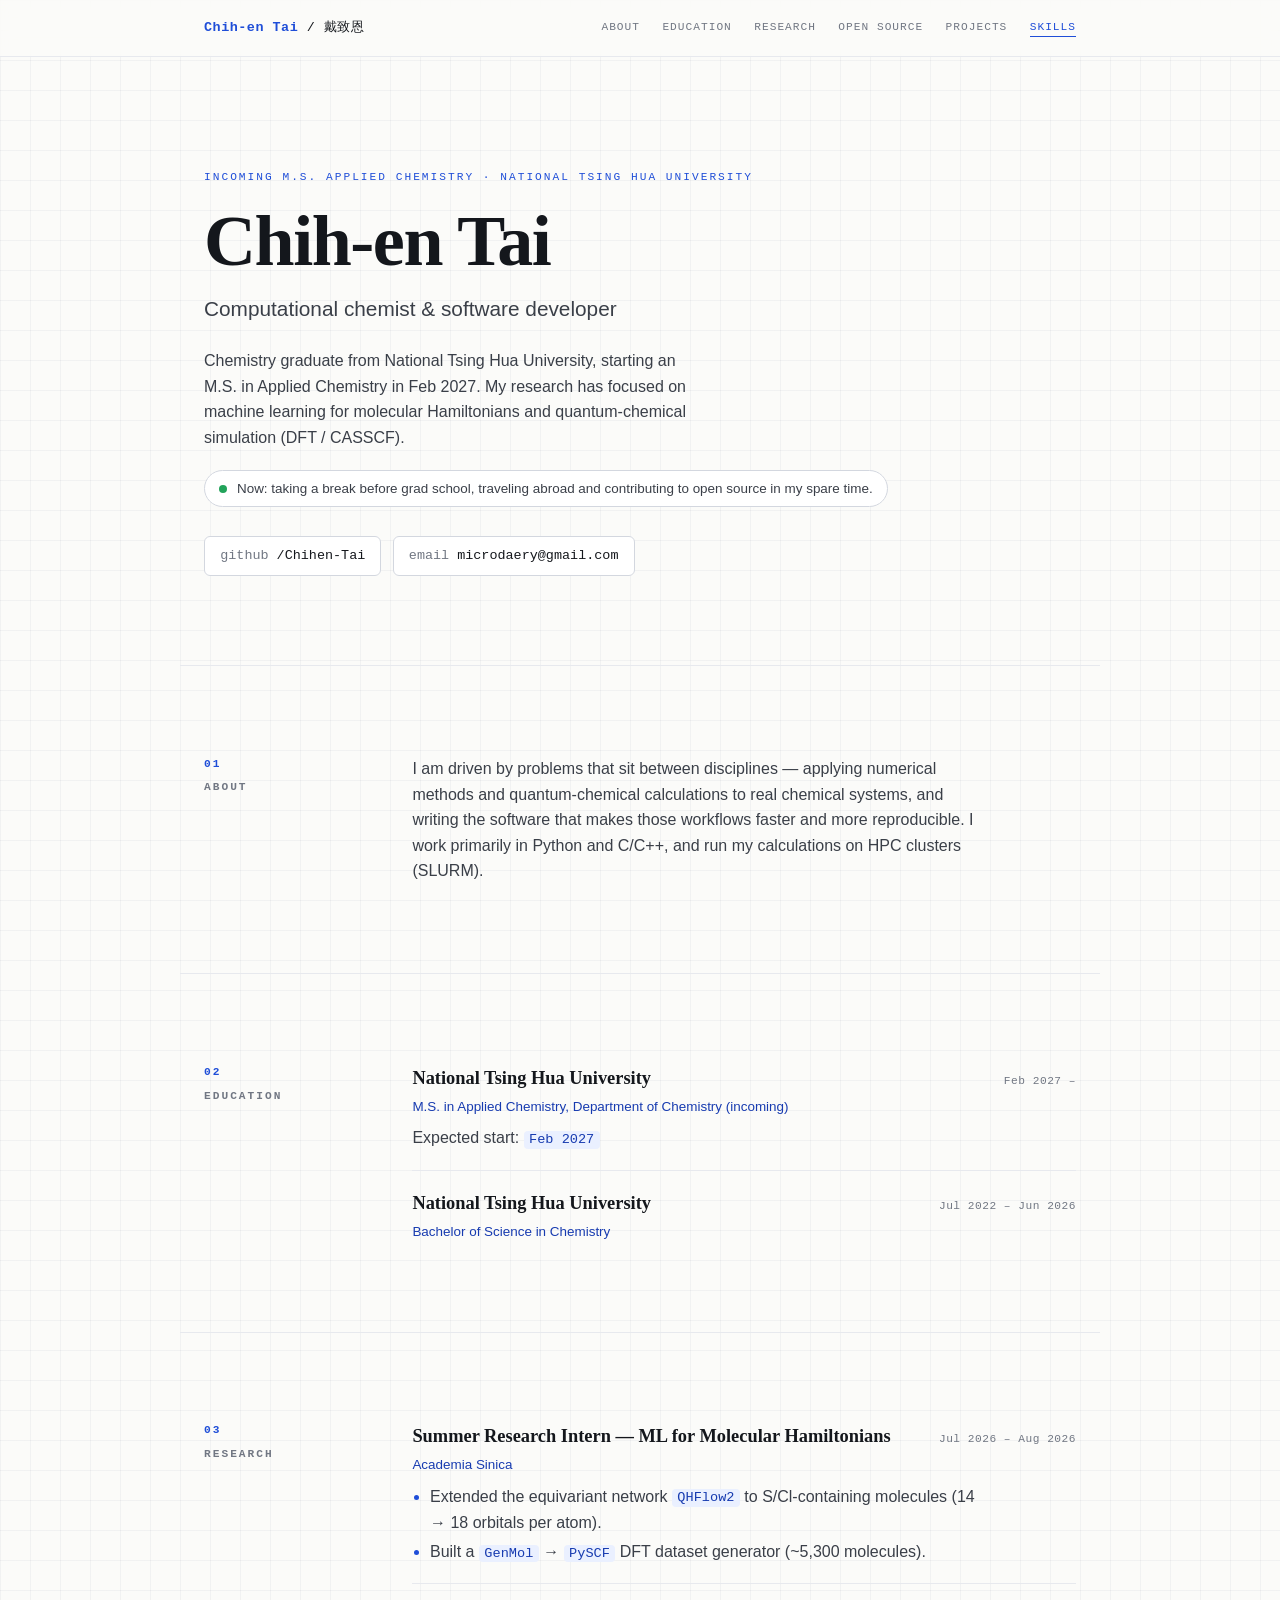
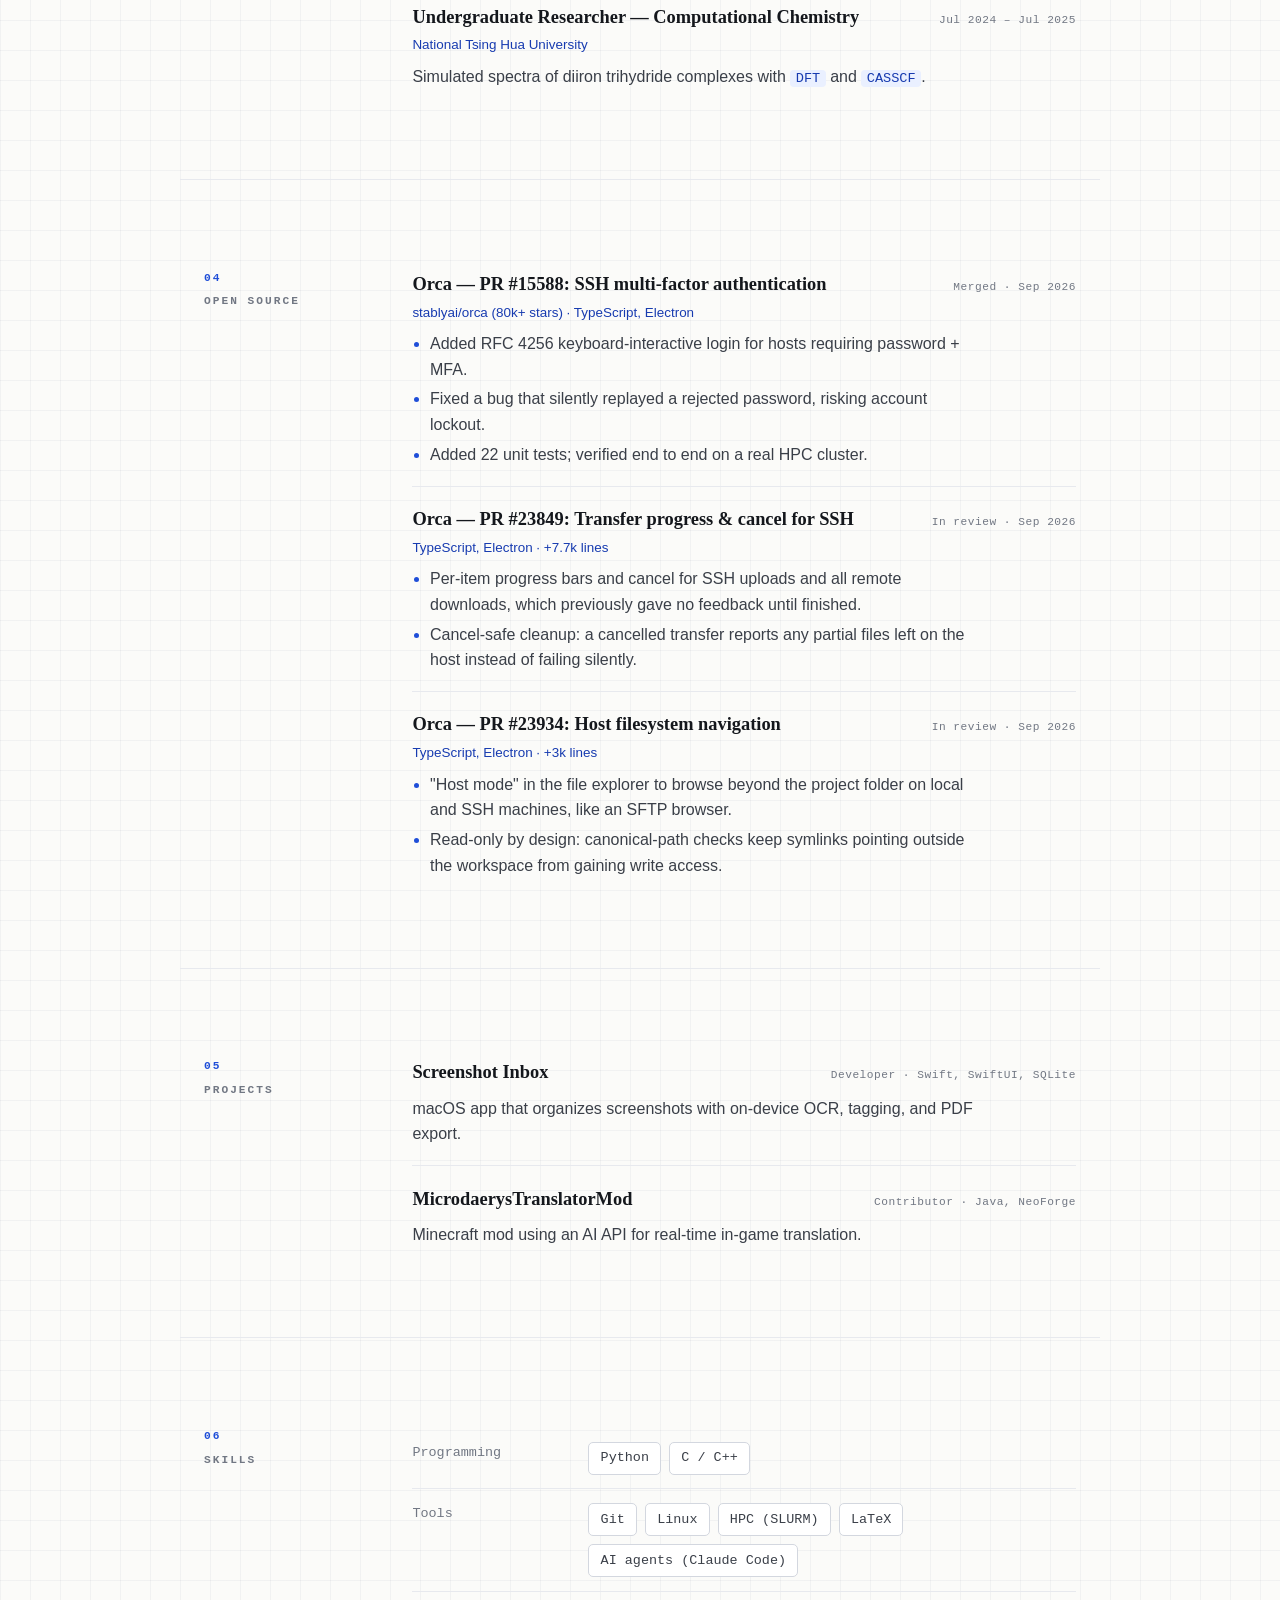
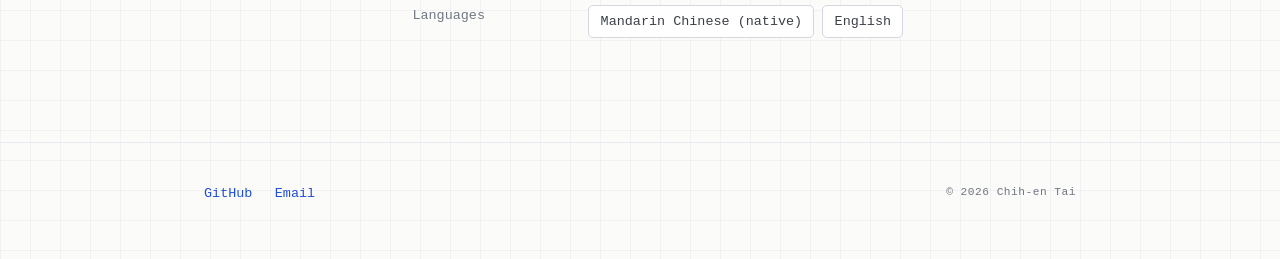
<file: index.html>
<!DOCTYPE html>
<html lang="en">
<head>
  <meta charset="UTF-8" />
  <meta name="viewport" content="width=device-width, initial-scale=1.0" />
  <title>Chih-en Tai — Chemistry &amp; Software</title>
  <meta name="description" content="Chih-en Tai — Chemistry, National Tsing Hua University. Machine learning for molecular Hamiltonians, computational chemistry (DFT / CASSCF), and open-source software." />

  <link rel="stylesheet" href="css/tokens.css" />
  <link rel="stylesheet" href="css/layout.css" />
</head>
<body>

  <!-- ── Top bar ──────────────────────────────────────────────────────── -->
  <header class="topbar">
    <div class="wrap">
      <a class="brand" href="#top"><b>Chih-en Tai</b> / 戴致恩</a>
      <nav aria-label="Main navigation">
        <ul class="nav-links" role="list">
          <li><a href="#about">About</a></li>
          <li><a href="#education">Education</a></li>
          <li><a href="#research">Research</a></li>
          <li><a href="#opensource">Open Source</a></li>
          <li><a href="#projects">Projects</a></li>
          <li><a href="#skills">Skills</a></li>
        </ul>
      </nav>
    </div>
  </header>

  <main id="top">

    <!-- ── Hero ───────────────────────────────────────────────────────── -->
    <section class="hero" aria-labelledby="hero-name">
      <div class="wrap hero-grid">
        <div>
        <p class="eyebrow">Incoming M.S. Applied Chemistry · National Tsing Hua University</p>
        <h1 id="hero-name">Chih-en Tai</h1>
        <p class="role">Computational chemist &amp; software developer</p>
        <p class="summary">
          Chemistry graduate from National Tsing Hua University, starting an M.S. in Applied
          Chemistry in Feb 2027. My research has focused on machine learning for molecular
          Hamiltonians and quantum-chemical simulation (DFT / CASSCF).
        </p>
        <p class="status"><span class="dot" aria-hidden="true"></span>Now: taking a break before grad school, traveling abroad and contributing to open source in my spare time.</p>
        <div class="hero-links">
          <a href="https://github.com/Chihen-Tai" target="_blank" rel="noopener noreferrer">
            <span class="k">github</span>/Chihen-Tai
          </a>
          <a href="mailto:microdaery@gmail.com">
            <span class="k">email</span>microdaery@gmail.com
          </a>
        </div>
        </div>
      </div>
    </section>

    <!-- ── About ──────────────────────────────────────────────────────── -->
    <section id="about" class="wrap section" aria-labelledby="about-label">
      <h2 class="section-label" id="about-label"><span class="num">01</span>About</h2>
      <div class="section-body">
        <p class="lead">
          I am driven by problems that sit between disciplines — applying numerical methods and
          quantum-chemical calculations to real chemical systems, and writing the software that
          makes those workflows faster and more reproducible. I work primarily in Python and
          C/C++, and run my calculations on HPC clusters (SLURM).
        </p>
      </div>
    </section>

    <!-- ── Education ──────────────────────────────────────────────────── -->
    <section id="education" class="wrap section" aria-labelledby="edu-label">
      <h2 class="section-label" id="edu-label"><span class="num">02</span>Education</h2>
      <div class="section-body">
        <div class="entry">
          <div class="entry-head">
            <span class="entry-title">National Tsing Hua University</span>
            <span class="entry-meta">Feb 2027 –</span>
          </div>
          <p class="entry-sub">M.S. in Applied Chemistry, Department of Chemistry (incoming)</p>
          <p class="entry-desc">Expected start: <code>Feb 2027</code></p>
        </div>
        <div class="entry">
          <div class="entry-head">
            <span class="entry-title">National Tsing Hua University</span>
            <span class="entry-meta">Jul 2022 – Jun 2026</span>
          </div>
          <p class="entry-sub">Bachelor of Science in Chemistry</p>
        </div>
      </div>
    </section>

    <!-- ── Research ───────────────────────────────────────────────────── -->
    <section id="research" class="wrap section" aria-labelledby="research-label">
      <h2 class="section-label" id="research-label"><span class="num">03</span>Research</h2>
      <div class="section-body">
        <div class="entry">
          <div class="entry-head">
            <span class="entry-title">Summer Research Intern — ML for Molecular Hamiltonians</span>
            <span class="entry-meta">Jul 2026 – Aug 2026</span>
          </div>
          <p class="entry-sub">Academia Sinica</p>
          <ul class="entry-list">
            <li>Extended the equivariant network <code>QHFlow2</code> to S/Cl-containing molecules (14 → 18 orbitals per atom).</li>
            <li>Built a <code>GenMol</code> → <code>PySCF</code> DFT dataset generator (~5,300 molecules).</li>
          </ul>
        </div>
        <div class="entry">
          <div class="entry-head">
            <span class="entry-title">Undergraduate Researcher — Computational Chemistry</span>
            <span class="entry-meta">Jul 2024 – Jul 2025</span>
          </div>
          <p class="entry-sub">National Tsing Hua University</p>
          <p class="entry-desc">
            Simulated spectra of diiron trihydride complexes with <code>DFT</code> and <code>CASSCF</code>.
          </p>
        </div>
      </div>
    </section>

    <!-- ── Open Source ────────────────────────────────────────────────── -->
    <section id="opensource" class="wrap section" aria-labelledby="oss-label">
      <h2 class="section-label" id="oss-label"><span class="num">04</span>Open Source</h2>
      <div class="section-body">
        <div class="entry">
          <div class="entry-head">
            <a class="entry-title" href="https://github.com/stablyai/orca/pull/15588" target="_blank" rel="noopener noreferrer">Orca — PR #15588: SSH multi-factor authentication</a>
            <span class="entry-meta">Merged · Sep 2026</span>
          </div>
          <p class="entry-sub">stablyai/orca (80k+ stars) · TypeScript, Electron</p>
          <ul class="entry-list">
            <li>Added RFC 4256 keyboard-interactive login for hosts requiring password + MFA.</li>
            <li>Fixed a bug that silently replayed a rejected password, risking account lockout.</li>
            <li>Added 22 unit tests; verified end to end on a real HPC cluster.</li>
          </ul>
        </div>
        <div class="entry">
          <div class="entry-head">
            <a class="entry-title" href="https://github.com/stablyai/orca/pull/23849" target="_blank" rel="noopener noreferrer">Orca — PR #23849: Transfer progress &amp; cancel for SSH</a>
            <span class="entry-meta">In review · Sep 2026</span>
          </div>
          <p class="entry-sub">TypeScript, Electron · +7.7k lines</p>
          <ul class="entry-list">
            <li>Per-item progress bars and cancel for SSH uploads and all remote downloads, which previously gave no feedback until finished.</li>
            <li>Cancel-safe cleanup: a cancelled transfer reports any partial files left on the host instead of failing silently.</li>
          </ul>
        </div>
        <div class="entry">
          <div class="entry-head">
            <a class="entry-title" href="https://github.com/stablyai/orca/pull/23934" target="_blank" rel="noopener noreferrer">Orca — PR #23934: Host filesystem navigation</a>
            <span class="entry-meta">In review · Sep 2026</span>
          </div>
          <p class="entry-sub">TypeScript, Electron · +3k lines</p>
          <ul class="entry-list">
            <li>"Host mode" in the file explorer to browse beyond the project folder on local and SSH machines, like an SFTP browser.</li>
            <li>Read-only by design: canonical-path checks keep symlinks pointing outside the workspace from gaining write access.</li>
          </ul>
        </div>
      </div>
    </section>

    <!-- ── Projects ───────────────────────────────────────────────────── -->
    <section id="projects" class="wrap section" aria-labelledby="projects-label">
      <h2 class="section-label" id="projects-label"><span class="num">05</span>Projects</h2>
      <div class="section-body">

        <div class="entry">
          <div class="entry-head">
            <span class="entry-title">Screenshot Inbox</span>
            <span class="entry-meta">Developer · Swift, SwiftUI, SQLite</span>
          </div>
          <p class="entry-desc">macOS app that organizes screenshots with on-device OCR, tagging, and PDF export.</p>
        </div>

        <div class="entry">
          <div class="entry-head">
            <span class="entry-title">MicrodaerysTranslatorMod</span>
            <span class="entry-meta">Contributor · Java, NeoForge</span>
          </div>
          <p class="entry-desc">Minecraft mod using an AI API for real-time in-game translation.</p>
        </div>
      </div>
    </section>

    <!-- ── Skills ─────────────────────────────────────────────────────── -->
    <section id="skills" class="wrap section" aria-labelledby="skills-label">
      <h2 class="section-label" id="skills-label"><span class="num">06</span>Skills</h2>
      <div class="section-body">
        <div class="skill-group">
          <span class="skill-key">Programming</span>
          <div class="chips">
            <span class="chip">Python</span>
            <span class="chip">C / C++</span>
          </div>
        </div>
        <div class="skill-group">
          <span class="skill-key">Tools</span>
          <div class="chips">
            <span class="chip">Git</span>
            <span class="chip">Linux</span>
            <span class="chip">HPC (SLURM)</span>
            <span class="chip">LaTeX</span>
            <span class="chip">AI agents (Claude Code)</span>
          </div>
        </div>
        <div class="skill-group">
          <span class="skill-key">Languages</span>
          <div class="chips">
            <span class="chip">Mandarin Chinese (native)</span>
            <span class="chip">English</span>
          </div>
        </div>
      </div>
    </section>

  </main>

  <!-- ── Footer ─────────────────────────────────────────────────────────── -->
  <footer class="site-footer">
    <div class="wrap">
      <nav class="footer-links" aria-label="Contact">
        <a href="https://github.com/Chihen-Tai" target="_blank" rel="noopener noreferrer">GitHub</a>
        <a href="mailto:microdaery@gmail.com">Email</a>
      </nav>
      <span class="footer-note">© 2026 Chih-en Tai</span>
    </div>
  </footer>

  <script src="js/motion.js" defer></script>
</body>
</html>
</file>
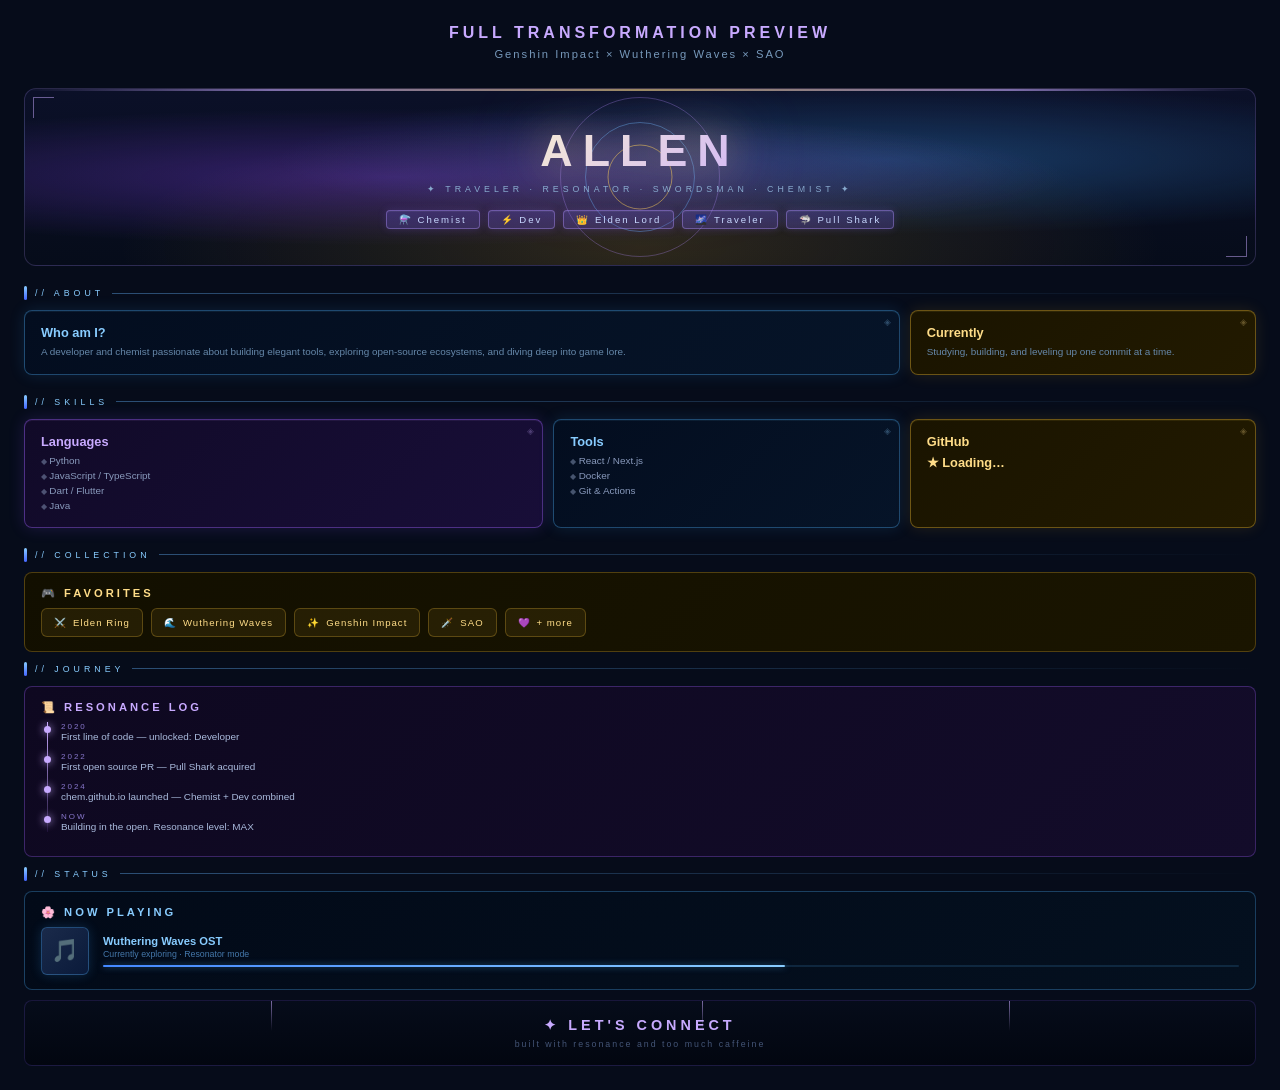
<file: .superpowers/brainstorm/1075-1776254457/content/game-ui-mockup.html>
<!DOCTYPE html>
<html lang="en">
<head>
<meta charset="UTF-8"/>
<meta name="viewport" content="width=device-width,initial-scale=1"/>
<title>Game UI Preview</title>
<style>
  * { margin:0; padding:0; box-sizing:border-box; }
  body { background:#060c1a; color:#e8f0ff; font-family:'Segoe UI',sans-serif; padding:24px; }

  h2 { text-align:center; color:#c8aaff; letter-spacing:4px; font-size:1rem; margin-bottom:6px; }
  .sub { text-align:center; color:#7799bb; font-size:0.7rem; letter-spacing:2px; margin-bottom:28px; }

  /* HERO */
  .hero-preview {
    position:relative; background:
      radial-gradient(ellipse at 30% 50%,rgba(120,60,220,0.4) 0%,transparent 55%),
      radial-gradient(ellipse at 70% 40%,rgba(60,160,255,0.3) 0%,transparent 50%),
      radial-gradient(ellipse at 50% 90%,rgba(200,150,30,0.2) 0%,transparent 60%),
      linear-gradient(180deg,#0b1028 0%,#060c1a 100%);
    border:1px solid rgba(180,150,255,0.2); border-radius:12px;
    padding:36px 24px; text-align:center; margin-bottom:20px; overflow:hidden;
  }
  .hero-preview::before,.hero-preview::after {
    content:''; position:absolute; width:20px; height:20px;
    border-color:#c8aaff; border-style:solid; opacity:0.5;
  }
  .hero-preview::before { top:8px; left:8px; border-width:1px 0 0 1px; }
  .hero-preview::after  { bottom:8px; right:8px; border-width:0 1px 1px 0; }
  .hero-topbar {
    position:absolute; top:0; left:0; right:0; height:2px;
    background:linear-gradient(90deg,transparent,#c8aaff 20%,#ffdd88 50%,#c8aaff 80%,transparent);
    opacity:0.6;
  }
  .resonance-ring {
    position:absolute; border-radius:50%; border:1px solid;
    top:50%; left:50%; transform:translate(-50%,-50%);
    animation:resonate 6s linear infinite;
  }
  .rr1 { width:160px; height:160px; border-color:rgba(180,140,255,0.3); animation-duration:8s; }
  .rr2 { width:110px; height:110px; border-color:rgba(100,180,255,0.4); animation-duration:5s; animation-direction:reverse; }
  .rr3 { width:65px;  height:65px;  border-color:rgba(255,210,80,0.5);  animation-duration:3s; }
  @keyframes resonate {
    from { transform:translate(-50%,-50%) rotate(0deg); }
    to   { transform:translate(-50%,-50%) rotate(360deg); }
  }
  .hero-name {
    position:relative; z-index:2; font-size:2.8rem; font-weight:900; letter-spacing:10px;
    background:linear-gradient(135deg,#ffdd88,#fff8cc,#c8aaff,#88ccff);
    -webkit-background-clip:text; -webkit-text-fill-color:transparent;
    filter:drop-shadow(0 0 20px rgba(255,210,100,0.6)) drop-shadow(0 0 40px rgba(180,140,255,0.4));
  }
  .hero-subtitle { position:relative; z-index:2; font-size:0.55rem; letter-spacing:4px; color:#88aace; margin-top:8px; }
  .hero-badges { position:relative; z-index:2; display:flex; gap:8px; justify-content:center; margin-top:16px; flex-wrap:wrap; }
  .badge {
    background:rgba(100,80,200,0.3); border:1px solid rgba(180,150,255,0.4);
    border-radius:4px; padding:3px 12px; font-size:0.6rem; letter-spacing:2px; color:#c8d8ff;
    box-shadow:0 0 8px rgba(140,100,255,0.2),inset 0 1px 0 rgba(255,255,255,0.05);
  }

  /* PANEL LABEL */
  .panel-label { display:flex; align-items:center; gap:8px; margin-bottom:10px; }
  .panel-label::before { content:''; display:block; width:3px; height:14px; background:linear-gradient(180deg,#88ccff,#4466ff); border-radius:2px; }
  .panel-label span { font-size:0.55rem; letter-spacing:4px; color:#88ccff; text-transform:uppercase; }
  .panel-label::after { content:''; flex:1; height:1px; background:linear-gradient(90deg,rgba(100,180,255,0.4),transparent); }

  /* BENTO */
  .bento { display:grid; gap:10px; margin-bottom:20px; }
  .g2 { grid-template-columns:1fr 1fr; }
  .g3 { grid-template-columns:1.5fr 1fr 1fr; }
  .block { border-radius:8px; padding:14px 16px; position:relative; overflow:hidden; border:1px solid; }
  .block::before { content:'◈'; position:absolute; top:6px; right:8px; font-size:0.55rem; opacity:0.3; }
  .block h3 { font-size:0.8rem; font-weight:700; margin-bottom:4px; }
  .block p  { font-size:0.62rem; color:#6688aa; line-height:1.6; }
  .block ul { list-style:none; }
  .block ul li { font-size:0.62rem; color:#8899bb; padding:2px 0; }
  .block ul li::before { content:'◆ '; font-size:0.5rem; opacity:0.5; }
  .span2 { grid-column:span 2; }

  .block.gold { background:linear-gradient(135deg,#1a1400,#221a00); border-color:rgba(255,200,60,0.35); box-shadow:0 0 16px rgba(255,180,30,0.12),inset 0 1px 0 rgba(255,220,80,0.08); }
  .block.gold::before { color:#ffdd88; }
  .block.gold h3 { color:#ffdd88; }
  .block.holo { background:linear-gradient(135deg,#030d1f,#061428); border-color:rgba(80,180,255,0.35); box-shadow:0 0 16px rgba(60,160,255,0.14),inset 0 1px 0 rgba(100,200,255,0.08); }
  .block.holo::before { color:#88ccff; }
  .block.holo h3 { color:#88ccff; }
  .block.resonance { background:linear-gradient(135deg,#110a28,#180e38); border-color:rgba(160,100,255,0.4); box-shadow:0 0 16px rgba(140,80,255,0.18),inset 0 1px 0 rgba(200,150,255,0.08); }
  .block.resonance::before { color:#c8aaff; }
  .block.resonance h3 { color:#c8aaff; }

  /* NEW SECTIONS */
  .section-preview { border-radius:8px; padding:14px 16px; margin-bottom:10px; border:1px solid; position:relative; overflow:hidden; }
  .section-preview h3 { font-size:0.7rem; font-weight:700; letter-spacing:3px; margin-bottom:8px; }
  .section-preview.gold-s    { background:linear-gradient(135deg,#120f00,#1a1500);   border-color:rgba(255,200,60,0.25); }
  .section-preview.gold-s h3 { color:#ffdd88; }
  .section-preview.resonance-s { background:linear-gradient(135deg,#0e0820,#130c2a); border-color:rgba(160,100,255,0.3); }
  .section-preview.resonance-s h3 { color:#c8aaff; }
  .section-preview.holo-s    { background:linear-gradient(135deg,#020a18,#04101f);   border-color:rgba(80,180,255,0.3); }
  .section-preview.holo-s h3 { color:#88ccff; }

  /* Favorites */
  .fav-grid { display:flex; gap:8px; flex-wrap:wrap; }
  .fav-card { background:rgba(255,200,60,0.08); border:1px solid rgba(255,200,60,0.25); border-radius:6px; padding:8px 12px; font-size:0.6rem; color:#ffdd88; letter-spacing:1px; display:flex; align-items:center; gap:6px; }

  /* Timeline */
  .timeline { position:relative; padding-left:20px; }
  .timeline::before { content:''; position:absolute; left:6px; top:0; bottom:0; width:1px; background:linear-gradient(180deg,#c8aaff,rgba(160,100,255,0.1)); }
  .tl-item { margin-bottom:10px; position:relative; }
  .tl-item::before { content:''; position:absolute; left:-17px; top:4px; width:7px; height:7px; border-radius:50%; background:#c8aaff; box-shadow:0 0 8px #c8aaff; }
  .tl-item .tl-year { font-size:0.5rem; color:#8877cc; letter-spacing:2px; }
  .tl-item .tl-text { font-size:0.62rem; color:#aabbdd; }

  /* Now Playing */
  .now-playing { display:flex; align-items:center; gap:14px; }
  .now-art { width:48px; height:48px; border-radius:6px; flex-shrink:0; background:linear-gradient(135deg,#1a2a4a,#0a1a3a); border:1px solid rgba(80,180,255,0.3); display:flex; align-items:center; justify-content:center; font-size:1.4rem; box-shadow:0 0 12px rgba(60,160,255,0.2); }
  .now-info { flex:1; }
  .now-title { font-size:0.7rem; color:#88ccff; font-weight:700; }
  .now-sub   { font-size:0.55rem; color:#4477aa; margin-top:2px; }
  .now-bar   { margin-top:6px; height:2px; background:rgba(80,180,255,0.15); border-radius:1px; }
  .now-fill  { height:100%; width:60%; background:linear-gradient(90deg,#4488ff,#88ccff); border-radius:1px; box-shadow:0 0 6px rgba(80,180,255,0.5); }

  /* Footer */
  .footer-preview { background:linear-gradient(180deg,#060c1a,#020610); border:1px solid rgba(80,60,160,0.3); border-radius:8px; padding:16px; text-align:center; position:relative; overflow:hidden; }
  .meteor-line { position:absolute; width:1px; height:40px; background:linear-gradient(180deg,rgba(200,170,255,0.8),transparent); animation:fall 3s ease-in infinite; }
  .ml1 { top:-10px; left:20%; animation-delay:0s; }
  .ml2 { top:-10px; left:55%; animation-delay:1.2s; }
  .ml3 { top:-10px; left:80%; animation-delay:2.1s; }
  @keyframes fall { 0% { transform:translateY(0) rotate(15deg); opacity:1; } 100% { transform:translateY(80px) rotate(15deg); opacity:0; } }
  .footer-title { font-size:0.9rem; color:#c8aaff; letter-spacing:4px; font-weight:900; }
  .footer-sub   { font-size:0.55rem; color:#445577; letter-spacing:2px; margin-top:6px; }
</style>
</head>
<body>

<h2>FULL TRANSFORMATION PREVIEW</h2>
<p class="sub">Genshin Impact × Wuthering Waves × SAO</p>

<div class="hero-preview">
  <div class="hero-topbar"></div>
  <div class="resonance-ring rr1"></div>
  <div class="resonance-ring rr2"></div>
  <div class="resonance-ring rr3"></div>
  <div class="hero-name">ALLEN</div>
  <div class="hero-subtitle">✦ TRAVELER · RESONATOR · SWORDSMAN · CHEMIST ✦</div>
  <div class="hero-badges">
    <span class="badge">⚗️ Chemist</span>
    <span class="badge">⚡ Dev</span>
    <span class="badge">👑 Elden Lord</span>
    <span class="badge">🌌 Traveler</span>
    <span class="badge">🦈 Pull Shark</span>
  </div>
</div>

<div class="panel-label"><span>// about</span></div>
<div class="bento g3">
  <div class="block holo span2">
    <h3>Who am I?</h3>
    <p>A developer and chemist passionate about building elegant tools, exploring open-source ecosystems, and diving deep into game lore.</p>
  </div>
  <div class="block gold">
    <h3>Currently</h3>
    <p>Studying, building, and leveling up one commit at a time.</p>
  </div>
</div>

<div class="panel-label"><span>// skills</span></div>
<div class="bento g3">
  <div class="block resonance">
    <h3>Languages</h3>
    <ul><li>Python</li><li>JavaScript / TypeScript</li><li>Dart / Flutter</li><li>Java</li></ul>
  </div>
  <div class="block holo">
    <h3>Tools</h3>
    <ul><li>React / Next.js</li><li>Docker</li><li>Git &amp; Actions</li></ul>
  </div>
  <div class="block gold">
    <h3>GitHub</h3>
    <p style="color:#ffdd88;font-size:0.8rem;font-weight:900">★ Loading…</p>
  </div>
</div>

<div class="panel-label"><span>// collection</span></div>
<div class="section-preview gold-s">
  <h3>🎮 FAVORITES</h3>
  <div class="fav-grid">
    <div class="fav-card"><span>⚔️</span>Elden Ring</div>
    <div class="fav-card"><span>🌊</span>Wuthering Waves</div>
    <div class="fav-card"><span>✨</span>Genshin Impact</div>
    <div class="fav-card"><span>🗡️</span>SAO</div>
    <div class="fav-card"><span>💜</span>+ more</div>
  </div>
</div>

<div class="panel-label"><span>// journey</span></div>
<div class="section-preview resonance-s">
  <h3>📜 RESONANCE LOG</h3>
  <div class="timeline">
    <div class="tl-item"><div class="tl-year">2020</div><div class="tl-text">First line of code — unlocked: Developer</div></div>
    <div class="tl-item"><div class="tl-year">2022</div><div class="tl-text">First open source PR — Pull Shark acquired</div></div>
    <div class="tl-item"><div class="tl-year">2024</div><div class="tl-text">chem.github.io launched — Chemist + Dev combined</div></div>
    <div class="tl-item"><div class="tl-year">NOW</div><div class="tl-text">Building in the open. Resonance level: MAX</div></div>
  </div>
</div>

<div class="panel-label"><span>// status</span></div>
<div class="section-preview holo-s">
  <h3>🌸 NOW PLAYING</h3>
  <div class="now-playing">
    <div class="now-art">🎵</div>
    <div class="now-info">
      <div class="now-title">Wuthering Waves OST</div>
      <div class="now-sub">Currently exploring · Resonator mode</div>
      <div class="now-bar"><div class="now-fill"></div></div>
    </div>
  </div>
</div>

<div class="footer-preview">
  <div class="meteor-line ml1"></div>
  <div class="meteor-line ml2"></div>
  <div class="meteor-line ml3"></div>
  <div class="footer-title">✦ LET'S CONNECT</div>
  <div class="footer-sub">built with resonance and too much caffeine</div>
</div>

</body>
</html>
</file>
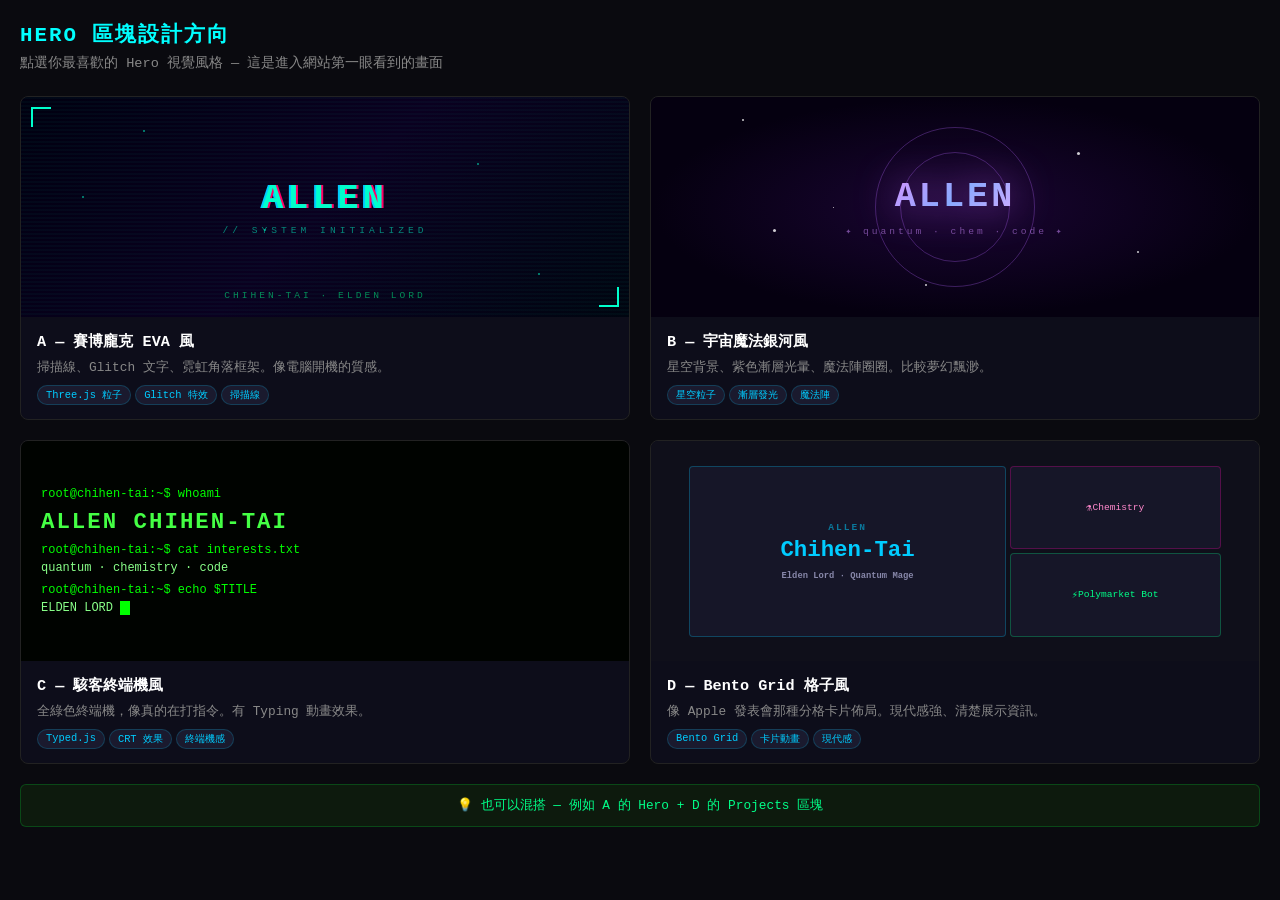
<file: .superpowers/brainstorm/50508-1776235715/content/hero-layout.html>
<!DOCTYPE html>
<html lang="zh-TW">
<head>
<meta charset="UTF-8">
<meta name="viewport" content="width=device-width, initial-scale=1.0">
<title>Hero Layout Mockup</title>
<style>
  * { margin: 0; padding: 0; box-sizing: border-box; }
  body {
    background: #0a0a0f;
    color: #e0e0ff;
    font-family: 'Courier New', monospace;
    padding: 20px;
  }
  h2 { color: #00ffff; font-size: 1.3rem; margin-bottom: 6px; text-transform: uppercase; letter-spacing: 2px; }
  .subtitle { color: #888; font-size: 0.85rem; margin-bottom: 24px; }

  .cards { display: grid; grid-template-columns: 1fr 1fr; gap: 20px; }

  .card {
    border: 1px solid #222;
    border-radius: 8px;
    overflow: hidden;
    cursor: pointer;
    transition: border-color 0.2s, transform 0.2s;
    background: #0d0d1a;
  }
  .card:hover { border-color: #00ffff; transform: translateY(-2px); }
  .card.selected { border-color: #00ffff; box-shadow: 0 0 20px rgba(0,255,255,0.3); }

  .card-image {
    width: 100%;
    height: 220px;
    position: relative;
    overflow: hidden;
  }

  /* OPTION A — Cyberpunk EVA */
  .hero-a {
    width:100%; height:100%;
    background: linear-gradient(135deg, #000010 0%, #0a0020 50%, #000510 100%);
    position:relative; display:flex; align-items:center; justify-content:center;
  }
  .hero-a .scan-lines {
    position: absolute; top: 0; left: 0; right: 0; bottom: 0;
    background: repeating-linear-gradient(0deg, transparent, transparent 2px, rgba(0,255,200,0.03) 2px, rgba(0,255,200,0.03) 4px);
    pointer-events: none;
  }
  .hero-a .glitch-name {
    font-size: 2.2rem; font-weight: 900; color: #00ffcc;
    text-shadow: 2px 0 #ff0066, -2px 0 #00ccff;
    letter-spacing: 4px; position: relative; z-index: 1;
    text-transform: uppercase;
  }
  .hero-a .corner {
    position: absolute; top: 10px; left: 10px;
    width: 20px; height: 20px;
    border-top: 2px solid #00ffcc; border-left: 2px solid #00ffcc;
  }
  .hero-a .corner.br {
    top: auto; left: auto; bottom: 10px; right: 10px;
    border-top: none; border-left: none;
    border-bottom: 2px solid #00ffcc; border-right: 2px solid #00ffcc;
  }
  .particle {
    position: absolute; width: 2px; height: 2px;
    background: #00ffcc; border-radius: 50%; opacity: 0.6;
  }

  /* OPTION B — Galaxy Magic */
  .hero-b {
    width:100%; height:100%;
    background: radial-gradient(ellipse at center, #1a0533 0%, #050010 70%);
    position:relative; display:flex; align-items:center; justify-content:center;
  }
  .star {
    position: absolute; border-radius: 50%;
    background: white; opacity: 0.8;
  }
  .hero-b .name-glow {
    font-size: 2.2rem; font-weight: 900; position: relative; z-index: 1;
    background: linear-gradient(135deg, #ff88ff, #88aaff, #ffaaff);
    -webkit-background-clip: text; -webkit-text-fill-color: transparent;
    letter-spacing: 3px; text-transform: uppercase;
    filter: drop-shadow(0 0 20px rgba(200,100,255,0.8));
  }
  .magic-ring {
    position: absolute; border-radius: 50%;
    border: 1px solid rgba(180, 100, 255, 0.3);
    top:50%; left:50%; transform:translate(-50%,-50%);
  }

  /* OPTION C — Terminal */
  .hero-c {
    width:100%; height:100%;
    background: #000300;
    position:relative; display:flex; align-items:center; justify-content:center;
    font-family: 'Courier New', monospace;
  }
  .terminal-text { position: relative; z-index: 1; text-align: left; padding: 20px; width: 100%; }
  .prompt { color: #00ff00; font-size: 0.75rem; margin-bottom: 4px; }
  .cmd { color: #88ff88; font-size: 0.75rem; }
  .t-output { color: #44ff44; font-size: 1.4rem; font-weight: bold; letter-spacing: 2px; margin: 8px 0; }
  .cursor { display: inline-block; width: 10px; height: 1.2em; background: #00ff00; vertical-align: text-bottom; }

  /* OPTION D — Bento */
  .hero-d {
    width:100%; height:100%;
    background: #0f0f1a;
    position:relative; display:flex; align-items:center; justify-content:center;
  }
  .bento {
    display: grid;
    grid-template-columns: 1.5fr 1fr;
    grid-template-rows: 1fr 1fr;
    gap: 4px; width: 90%; height: 85%; padding: 8px;
  }
  .bento-cell {
    background: #161628; border-radius: 4px;
    border: 1px solid #2a2a4a;
    display: flex; align-items: center; justify-content: center;
    font-size: 0.65rem; color: #8888aa; text-align: center; padding: 4px;
  }
  .bento-cell.main {
    grid-row: 1 / 3; color: #00ccff; font-size: 1.2rem; font-weight: bold;
    border-color: #00ccff44; flex-direction: column; gap: 4px;
  }
  .bento-cell.accent { border-color: #ff00aa44; color: #ff88cc; }
  .bento-cell.green { border-color: #00ff8844; color: #00ff88; }

  .card-body { padding: 14px 16px; }
  .card-body h3 { color: #fff; font-size: 0.95rem; margin-bottom: 6px; }
  .card-body p { color: #888; font-size: 0.8rem; line-height: 1.5; }
  .tags { margin-top: 8px; display: flex; flex-wrap: wrap; gap: 4px; }
  .tag {
    background: #1a1a2e; color: #00ccff; font-size: 0.65rem;
    padding: 2px 8px; border-radius: 10px; border: 1px solid #00ccff33;
  }

  .pick-note {
    margin-top: 20px; padding: 12px 16px;
    background: #0d1a0d; border: 1px solid #00ff4433;
    border-radius: 6px; color: #00ff88; font-size: 0.8rem; text-align: center;
  }
</style>
</head>
<body>

<h2>Hero 區塊設計方向</h2>
<p class="subtitle">點選你最喜歡的 Hero 視覺風格 — 這是進入網站第一眼看到的畫面</p>

<div class="cards">

  <!-- OPTION A -->
  <div class="card" data-choice="a" onclick="toggleSelect(this)">
    <div class="card-image">
      <div class="hero-a">
        <div class="scan-lines"></div>
        <div class="corner"></div>
        <div class="corner br"></div>
        <div class="particle" style="top:15%;left:20%"></div>
        <div class="particle" style="top:30%;left:75%"></div>
        <div class="particle" style="top:60%;left:40%"></div>
        <div class="particle" style="top:80%;left:85%"></div>
        <div class="particle" style="top:45%;left:10%"></div>
        <div style="text-align:center;z-index:1;position:relative;">
          <div class="glitch-name">ALLEN</div>
          <div style="color:#00ffcc88;font-size:0.6rem;letter-spacing:4px;margin-top:6px;">// SYSTEM INITIALIZED</div>
        </div>
        <div style="position:absolute;bottom:16px;left:0;right:0;text-align:center;color:#00ff8888;font-size:0.6rem;letter-spacing:3px;">CHIHEN-TAI · ELDEN LORD</div>
      </div>
    </div>
    <div class="card-body">
      <h3>A — 賽博龐克 EVA 風</h3>
      <p>掃描線、Glitch 文字、霓虹角落框架。像電腦開機的質感。</p>
      <div class="tags">
        <span class="tag">Three.js 粒子</span>
        <span class="tag">Glitch 特效</span>
        <span class="tag">掃描線</span>
      </div>
    </div>
  </div>

  <!-- OPTION B -->
  <div class="card" data-choice="b" onclick="toggleSelect(this)">
    <div class="card-image">
      <div class="hero-b">
        <div class="star" style="width:2px;height:2px;top:10%;left:15%"></div>
        <div class="star" style="width:3px;height:3px;top:25%;left:70%"></div>
        <div class="star" style="width:1px;height:1px;top:50%;left:30%"></div>
        <div class="star" style="width:2px;height:2px;top:70%;left:80%"></div>
        <div class="star" style="width:2px;height:2px;top:85%;left:45%"></div>
        <div class="star" style="width:3px;height:3px;top:60%;left:20%"></div>
        <div class="magic-ring" style="width:160px;height:160px;"></div>
        <div class="magic-ring" style="width:110px;height:110px;"></div>
        <div style="text-align:center;z-index:1;position:relative;">
          <div class="name-glow">ALLEN</div>
          <div style="color:#cc88ff88;font-size:0.6rem;letter-spacing:3px;margin-top:8px;">✦ quantum · chem · code ✦</div>
        </div>
      </div>
    </div>
    <div class="card-body">
      <h3>B — 宇宙魔法銀河風</h3>
      <p>星空背景、紫色漸層光暈、魔法陣圈圈。比較夢幻飄渺。</p>
      <div class="tags">
        <span class="tag">星空粒子</span>
        <span class="tag">漸層發光</span>
        <span class="tag">魔法陣</span>
      </div>
    </div>
  </div>

  <!-- OPTION C -->
  <div class="card" data-choice="c" onclick="toggleSelect(this)">
    <div class="card-image">
      <div class="hero-c">
        <div class="terminal-text">
          <div class="prompt">root@chihen-tai:~$ whoami</div>
          <div class="t-output">ALLEN CHIHEN-TAI</div>
          <div class="prompt" style="margin-top:8px;">root@chihen-tai:~$ cat interests.txt</div>
          <div class="cmd">quantum · chemistry · code</div>
          <div class="prompt" style="margin-top:8px;">root@chihen-tai:~$ echo $TITLE</div>
          <div class="cmd">ELDEN LORD <span class="cursor"></span></div>
        </div>
      </div>
    </div>
    <div class="card-body">
      <h3>C — 駭客終端機風</h3>
      <p>全綠色終端機，像真的在打指令。有 Typing 動畫效果。</p>
      <div class="tags">
        <span class="tag">Typed.js</span>
        <span class="tag">CRT 效果</span>
        <span class="tag">終端機感</span>
      </div>
    </div>
  </div>

  <!-- OPTION D -->
  <div class="card" data-choice="d" onclick="toggleSelect(this)">
    <div class="card-image">
      <div class="hero-d">
        <div class="bento">
          <div class="bento-cell main">
            <div style="font-size:0.6rem;color:#00ccff88;letter-spacing:2px;">ALLEN</div>
            <div style="font-size:1.4rem;font-weight:900;">Chihen-Tai</div>
            <div style="font-size:0.55rem;color:#8888aa;margin-top:4px;">Elden Lord · Quantum Mage</div>
          </div>
          <div class="bento-cell accent">⚗️<br/><span style="font-size:0.6rem">Chemistry</span></div>
          <div class="bento-cell green">⚡<br/><span style="font-size:0.6rem">Polymarket Bot</span></div>
        </div>
      </div>
    </div>
    <div class="card-body">
      <h3>D — Bento Grid 格子風</h3>
      <p>像 Apple 發表會那種分格卡片佈局。現代感強、清楚展示資訊。</p>
      <div class="tags">
        <span class="tag">Bento Grid</span>
        <span class="tag">卡片動畫</span>
        <span class="tag">現代感</span>
      </div>
    </div>
  </div>

</div>

<div class="pick-note">
  💡 也可以混搭 — 例如 A 的 Hero + D 的 Projects 區塊
</div>

<script>
function toggleSelect(el) {
  document.querySelectorAll('.card').forEach(c => c.classList.remove('selected'));
  el.classList.add('selected');
  if (window.recordChoice) window.recordChoice(el.dataset.choice, el.querySelector('h3').textContent);
}
</script>

</body>
</html>
</file>
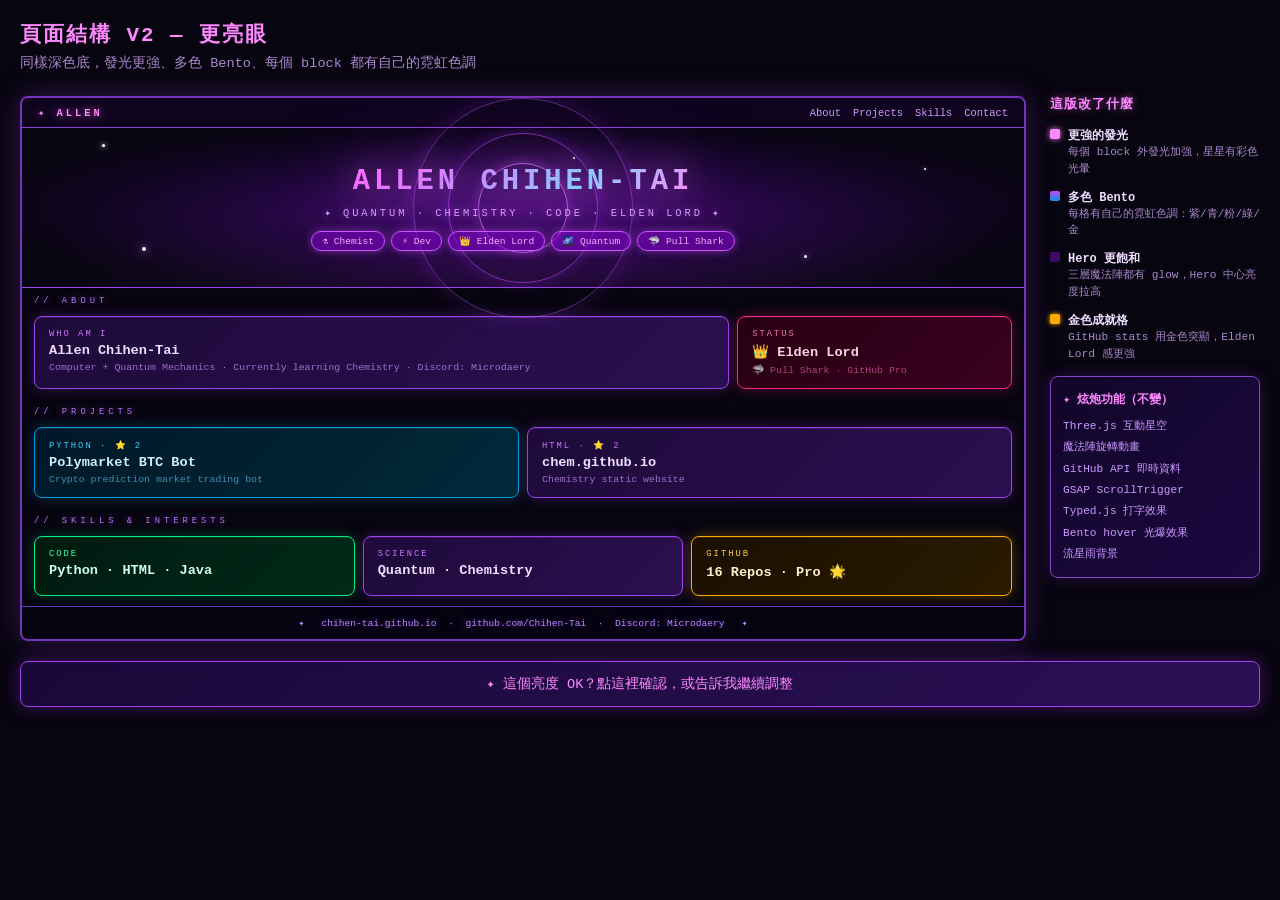
<file: .superpowers/brainstorm/50508-1776235715/content/page-layout-v2.html>
<!DOCTYPE html>
<html lang="zh-TW">
<head>
<meta charset="UTF-8">
<meta name="viewport" content="width=device-width, initial-scale=1.0">
<title>Page Layout v2 — Brighter</title>
<style>
  * { margin: 0; padding: 0; box-sizing: border-box; }
  body { background: #07050f; color: #f0e8ff; font-family: 'Courier New', monospace; padding: 20px; }
  h2 { color: #ff88ff; font-size: 1.3rem; margin-bottom: 6px; text-transform: uppercase; letter-spacing: 2px; }
  .subtitle { color: #aa88cc; font-size: 0.85rem; margin-bottom: 24px; }

  .page-preview { display: flex; gap: 24px; align-items: flex-start; }
  .desktop-frame {
    flex: 1; border: 2px solid #7733bb; border-radius: 8px;
    overflow: hidden; background: #07050f;
    box-shadow: 0 0 30px rgba(180,80,255,0.25);
  }

  .s-nav {
    background: rgba(15,5,30,0.98); border-bottom: 1px solid #8844cc;
    padding: 8px 16px; display: flex; align-items: center; justify-content: space-between;
    font-size: 0.65rem;
  }
  .s-nav .logo { font-weight: 900; letter-spacing: 3px; color: #ff88ff; text-shadow: 0 0 10px rgba(255,100,255,0.8); }
  .s-nav .links { display: flex; gap: 12px; color: #cc99ff; }

  .s-hero {
    background: radial-gradient(ellipse at 50% 50%, #3d0a66 0%, #1a0533 40%, #07050f 80%);
    padding: 36px 20px; text-align: center; position: relative;
    border-bottom: 1px solid #9944ee;
    min-height: 160px;
    display: flex; flex-direction: column; align-items: center; justify-content: center;
  }
  .s-hero::after {
    content: ''; position: absolute; inset: 0;
    background: radial-gradient(ellipse at 50% 100%, rgba(180,50,255,0.15) 0%, transparent 70%);
  }
  .star { position: absolute; border-radius: 50%; background: white; }
  .ring {
    position: absolute; border-radius: 50%;
    top: 50%; left: 50%; transform: translate(-50%,-50%);
  }
  .hero-name {
    font-size: 1.8rem; font-weight: 900; position: relative; z-index: 1;
    background: linear-gradient(135deg, #ff66ff, #cc88ff, #88ccff, #ff88ff);
    -webkit-background-clip: text; -webkit-text-fill-color: transparent;
    letter-spacing: 4px;
    filter: drop-shadow(0 0 18px rgba(220,100,255,0.9)) drop-shadow(0 0 40px rgba(180,50,255,0.5));
  }
  .hero-sub { font-size: 0.65rem; color: #dd99ff; letter-spacing: 3px; margin-top: 8px; position: relative; z-index: 1; text-shadow: 0 0 8px rgba(200,100,255,0.6); }
  .hero-badges { display: flex; gap: 6px; margin-top: 12px; position: relative; z-index: 1; justify-content: center; flex-wrap: wrap; }
  .badge {
    background: rgba(140,0,220,0.5); border: 1px solid #cc55ff;
    border-radius: 20px; padding: 3px 10px; font-size: 0.6rem; color: #ffaaff;
    box-shadow: 0 0 8px rgba(200,80,255,0.5);
  }

  .s-bento { padding: 10px 12px; display: grid; gap: 8px; }
  .grid-3 { grid-template-columns: 1.5fr 1fr 1fr; }
  .grid-2 { grid-template-columns: 1fr 1fr; }
  .grid-3-eq { grid-template-columns: 1fr 1fr 1fr; }

  .bento-block { border-radius: 8px; padding: 12px 14px; min-height: 60px; }
  .b-label { font-size: 0.55rem; letter-spacing: 2px; text-transform: uppercase; margin-bottom: 4px; }
  .b-title { font-size: 0.85rem; font-weight: bold; }
  .b-sub { font-size: 0.62rem; margin-top: 4px; opacity: 0.8; }
  .span-2 { grid-column: span 2; }

  .purple {
    background: linear-gradient(135deg, #1e0a3a, #2a1050);
    border: 1px solid #9944ee;
    box-shadow: 0 0 14px rgba(150,50,230,0.3), inset 0 1px 0 rgba(200,100,255,0.15);
  }
  .purple .b-label { color: #cc77ff; }
  .purple .b-title { color: #f0ddff; }
  .purple .b-sub { color: #bb88ee; }

  .cyan {
    background: linear-gradient(135deg, #001828, #002a3a);
    border: 1px solid #0099dd;
    box-shadow: 0 0 14px rgba(0,180,255,0.25), inset 0 1px 0 rgba(0,200,255,0.1);
  }
  .cyan .b-label { color: #44ccff; }
  .cyan .b-title { color: #ccf0ff; }
  .cyan .b-sub { color: #55aacc; }

  .pink {
    background: linear-gradient(135deg, #280010, #380020);
    border: 1px solid #ff2288;
    box-shadow: 0 0 14px rgba(255,30,130,0.3), inset 0 1px 0 rgba(255,80,160,0.1);
  }
  .pink .b-label { color: #ff66bb; }
  .pink .b-title { color: #ffd0e8; }
  .pink .b-sub { color: #cc5599; }

  .green {
    background: linear-gradient(135deg, #001a10, #002a18);
    border: 1px solid #00ee88;
    box-shadow: 0 0 14px rgba(0,220,120,0.25), inset 0 1px 0 rgba(0,255,150,0.1);
  }
  .green .b-label { color: #44ffaa; }
  .green .b-title { color: #ccffee; }
  .green .b-sub { color: #55cc88; }

  .gold {
    background: linear-gradient(135deg, #1a1000, #2a1a00);
    border: 1px solid #ffaa00;
    box-shadow: 0 0 14px rgba(255,160,0,0.3), inset 0 1px 0 rgba(255,200,0,0.1);
  }
  .gold .b-label { color: #ffcc44; }
  .gold .b-title { color: #fff0cc; }
  .gold .b-sub { color: #cc9933; }

  .section-label {
    padding: 8px 12px 0;
    font-size: 0.55rem; color: #bb77ff; letter-spacing: 4px; text-transform: uppercase;
    text-shadow: 0 0 8px rgba(180,80,255,0.6);
  }
  .s-footer {
    background: #050310; border-top: 1px solid #6633bb;
    padding: 10px 12px; text-align: center;
    font-size: 0.6rem; color: #bb88ff;
    text-shadow: 0 0 8px rgba(180,100,255,0.5);
  }

  .legend { width: 210px; flex-shrink: 0; }
  .legend h3 { color: #ff88ff; font-size: 0.8rem; margin-bottom: 14px; letter-spacing: 1px; text-shadow: 0 0 8px rgba(255,100,255,0.5); }
  .legend-item { display: flex; gap: 8px; margin-bottom: 11px; }
  .legend-dot { width: 10px; height: 10px; border-radius: 2px; flex-shrink: 0; margin-top: 2px; }
  .legend-item p { font-size: 0.7rem; color: #aa88cc; line-height: 1.5; }
  .legend-item strong { color: #eeddff; display: block; font-size: 0.75rem; }

  .feature-box {
    margin-top: 14px; padding: 12px;
    background: linear-gradient(135deg, #12062a, #1a0840);
    border: 1px solid #8844cc;
    border-radius: 8px;
    box-shadow: 0 0 16px rgba(150,50,220,0.25);
    font-size: 0.7rem; color: #cc99ff; line-height: 1.9;
  }
  .feature-box strong { color: #ff88ff; display: block; margin-bottom: 4px; font-size: 0.75rem; }

  .confirm-bar {
    margin-top: 20px; padding: 13px 16px; cursor: pointer;
    background: linear-gradient(135deg, #1a0838, #2a1055);
    border: 1px solid #9944ee;
    border-radius: 8px; color: #ff88ff; font-size: 0.85rem; text-align: center;
    box-shadow: 0 0 18px rgba(180,50,255,0.35);
    transition: all 0.2s;
  }
  .confirm-bar:hover { box-shadow: 0 0 28px rgba(220,80,255,0.55); border-color: #cc66ff; }
</style>
</head>
<body>

<h2>頁面結構 v2 — 更亮眼</h2>
<p class="subtitle">同樣深色底，發光更強、多色 Bento、每個 block 都有自己的霓虹色調</p>

<div class="page-preview">
  <div class="desktop-frame">
    <div class="s-nav">
      <div class="logo">✦ ALLEN</div>
      <div class="links"><span>About</span><span>Projects</span><span>Skills</span><span>Contact</span></div>
    </div>

    <div class="s-hero">
      <div class="star" style="width:3px;height:3px;top:10%;left:8%;box-shadow:0 0 5px #fff,0 0 10px #ccaaff"></div>
      <div class="star" style="width:2px;height:2px;top:25%;left:90%;box-shadow:0 0 4px #ffaaff"></div>
      <div class="star" style="width:4px;height:4px;top:75%;left:12%;box-shadow:0 0 8px #ff88ff,0 0 16px #cc44ff"></div>
      <div class="star" style="width:2px;height:2px;top:18%;left:55%;box-shadow:0 0 4px #88aaff"></div>
      <div class="star" style="width:3px;height:3px;top:80%;left:78%;box-shadow:0 0 6px #ffaaff"></div>
      <div class="ring" style="width:220px;height:220px;border:1px solid rgba(200,100,255,0.4);box-shadow:0 0 24px rgba(180,50,255,0.2)"></div>
      <div class="ring" style="width:150px;height:150px;border:1px solid rgba(200,80,255,0.55);box-shadow:0 0 16px rgba(160,40,255,0.25)"></div>
      <div class="ring" style="width:90px;height:90px;border:1px solid rgba(230,130,255,0.7);box-shadow:0 0 12px rgba(210,80,255,0.35)"></div>
      <div class="hero-name">ALLEN CHIHEN-TAI</div>
      <div class="hero-sub">✦ QUANTUM · CHEMISTRY · CODE · ELDEN LORD ✦</div>
      <div class="hero-badges">
        <span class="badge">⚗️ Chemist</span>
        <span class="badge">⚡ Dev</span>
        <span class="badge">👑 Elden Lord</span>
        <span class="badge">🌌 Quantum</span>
        <span class="badge">🦈 Pull Shark</span>
      </div>
    </div>

    <div class="section-label">// ABOUT</div>
    <div class="s-bento grid-3">
      <div class="bento-block purple span-2">
        <div class="b-label">Who am I</div>
        <div class="b-title">Allen Chihen-Tai</div>
        <div class="b-sub">Computer + Quantum Mechanics · Currently learning Chemistry · Discord: Microdaery</div>
      </div>
      <div class="bento-block pink">
        <div class="b-label">Status</div>
        <div class="b-title">👑 Elden Lord</div>
        <div class="b-sub">🦈 Pull Shark · GitHub Pro</div>
      </div>
    </div>

    <div class="section-label">// PROJECTS</div>
    <div class="s-bento grid-2">
      <div class="bento-block cyan">
        <div class="b-label">Python · ⭐ 2</div>
        <div class="b-title">Polymarket BTC Bot</div>
        <div class="b-sub">Crypto prediction market trading bot</div>
      </div>
      <div class="bento-block purple">
        <div class="b-label">HTML · ⭐ 2</div>
        <div class="b-title">chem.github.io</div>
        <div class="b-sub">Chemistry static website</div>
      </div>
    </div>

    <div class="section-label">// SKILLS & INTERESTS</div>
    <div class="s-bento grid-3-eq">
      <div class="bento-block green">
        <div class="b-label">Code</div>
        <div class="b-title">Python · HTML · Java</div>
      </div>
      <div class="bento-block purple">
        <div class="b-label">Science</div>
        <div class="b-title">Quantum · Chemistry</div>
      </div>
      <div class="bento-block gold">
        <div class="b-label">GitHub</div>
        <div class="b-title">16 Repos · Pro 🌟</div>
      </div>
    </div>

    <div class="s-footer">✦ &nbsp; chihen-tai.github.io &nbsp;·&nbsp; github.com/Chihen-Tai &nbsp;·&nbsp; Discord: Microdaery &nbsp; ✦</div>
  </div>

  <div class="legend">
    <h3>這版改了什麼</h3>
    <div class="legend-item">
      <div class="legend-dot" style="background:#ff88ff;box-shadow:0 0 6px #ff88ff"></div>
      <div><strong>更強的發光</strong><p>每個 block 外發光加強，星星有彩色光暈</p></div>
    </div>
    <div class="legend-item">
      <div class="legend-dot" style="background:linear-gradient(#cc44ff,#0099dd)"></div>
      <div><strong>多色 Bento</strong><p>每格有自己的霓虹色調：紫/青/粉/綠/金</p></div>
    </div>
    <div class="legend-item">
      <div class="legend-dot" style="background:#3d0a66"></div>
      <div><strong>Hero 更飽和</strong><p>三層魔法陣都有 glow，Hero 中心亮度拉高</p></div>
    </div>
    <div class="legend-item">
      <div class="legend-dot" style="background:#ffaa00;box-shadow:0 0 5px #ffaa00"></div>
      <div><strong>金色成就格</strong><p>GitHub stats 用金色突顯，Elden Lord 感更強</p></div>
    </div>

    <div class="feature-box">
      <strong>✦ 炫炮功能（不變）</strong>
      Three.js 互動星空<br>
      魔法陣旋轉動畫<br>
      GitHub API 即時資料<br>
      GSAP ScrollTrigger<br>
      Typed.js 打字效果<br>
      Bento hover 光爆效果<br>
      流星雨背景
    </div>
  </div>
</div>

<div class="confirm-bar" data-choice="ok" onclick="toggleSelect(this)">
  ✦ 這個亮度 OK？點這裡確認，或告訴我繼續調整
</div>

<script>
function toggleSelect(el) {
  el.style.boxShadow = '0 0 30px rgba(220,80,255,0.7)';
  el.textContent = '✦ 確認！開始寫設計文件和實作計畫';
  if (window.recordChoice) window.recordChoice('ok', 'layout-v2-confirmed');
}
</script>

</body>
</html>
</file>
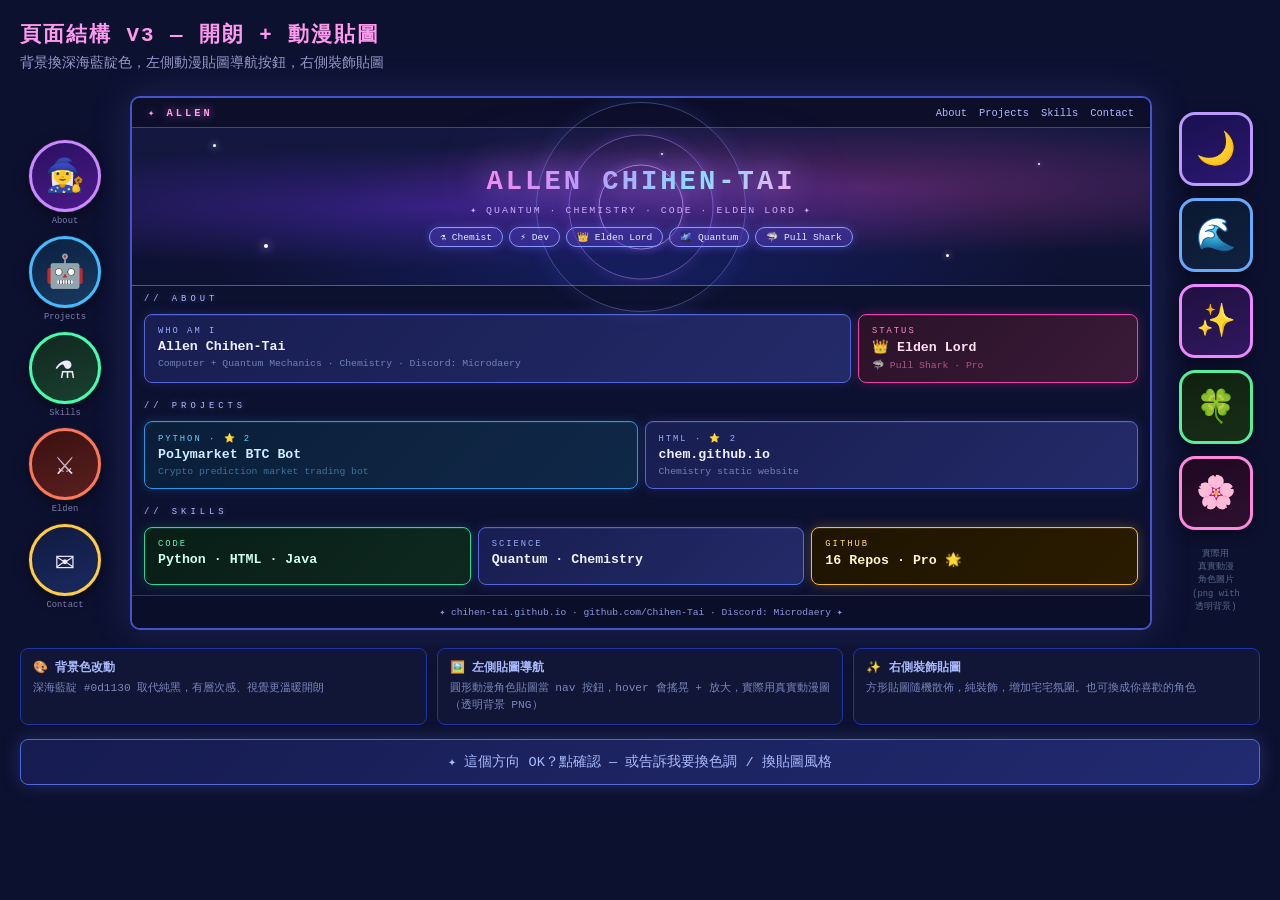
<file: .superpowers/brainstorm/50508-1776235715/content/page-layout-v3.html>
<!DOCTYPE html>
<html lang="zh-TW">
<head>
<meta charset="UTF-8">
<meta name="viewport" content="width=device-width, initial-scale=1.0">
<title>Page Layout v3 — Cheerful + Stickers</title>
<style>
  * { margin: 0; padding: 0; box-sizing: border-box; }
  body {
    background: #0d1130;
    color: #f0e8ff;
    font-family: 'Courier New', monospace;
    padding: 20px;
  }
  h2 { color: #ff99ee; font-size: 1.3rem; margin-bottom: 6px; text-transform: uppercase; letter-spacing: 2px; }
  .subtitle { color: #9999cc; font-size: 0.85rem; margin-bottom: 24px; }

  .page-preview { display: flex; gap: 20px; align-items: flex-start; }

  /* ── STICKER SIDEBAR ── */
  .sticker-col {
    width: 90px; flex-shrink: 0;
    display: flex; flex-direction: column; align-items: center; gap: 10px;
    padding-top: 44px;
  }
  .sticker-wrap { display: flex; flex-direction: column; align-items: center; gap: 4px; }
  .sticker {
    width: 72px; height: 72px;
    border-radius: 50%;
    border: 3px solid white;
    box-shadow: 0 4px 14px rgba(0,0,0,0.5), 0 0 0 1px rgba(255,255,255,0.08);
    display: flex; align-items: center; justify-content: center;
    font-size: 2rem;
    cursor: pointer;
    transition: transform 0.18s, box-shadow 0.18s;
    position: relative; overflow: hidden;
  }
  .sticker:hover { transform: scale(1.12) rotate(-4deg); box-shadow: 0 8px 24px rgba(0,0,0,0.55), 0 0 20px rgba(200,150,255,0.45); }
  .sticker-label { font-size: 0.55rem; color: #8888bb; text-align: center; }

  .sticker-wiz  { background: linear-gradient(160deg,#2a1060,#4a1a88); border-color:#cc88ff; }
  .sticker-bot  { background: linear-gradient(160deg,#0a2040,#1a3a60); border-color:#44bbff; }
  .sticker-chem { background: linear-gradient(160deg,#102820,#1a4030); border-color:#44ffaa; }
  .sticker-sword{ background: linear-gradient(160deg,#3a1010,#5a2020); border-color:#ff7755; }
  .sticker-mail { background: linear-gradient(160deg,#101a40,#1a2a60); border-color:#ffcc44; }

  /* ── DESKTOP FRAME ── */
  .desktop-frame {
    flex: 1; border: 2px solid #4455cc; border-radius: 10px;
    overflow: hidden; background: #0d1130;
    box-shadow: 0 0 40px rgba(100,120,255,0.2);
  }

  .s-nav {
    background: rgba(13,15,42,0.98); border-bottom: 1px solid #3344bb;
    padding: 8px 16px; display: flex; align-items: center; justify-content: space-between;
    font-size: 0.65rem;
  }
  .s-nav .logo { font-weight: 900; letter-spacing: 3px; color: #ff99ee; text-shadow: 0 0 10px rgba(255,150,240,0.7); }
  .s-nav .links { display: flex; gap: 12px; color: #aabbff; }

  .s-hero {
    background:
      radial-gradient(ellipse at 30% 50%, rgba(80,40,180,0.55) 0%, transparent 55%),
      radial-gradient(ellipse at 72% 38%, rgba(180,60,160,0.4) 0%, transparent 50%),
      radial-gradient(ellipse at 50% 95%, rgba(40,60,200,0.3) 0%, transparent 60%),
      linear-gradient(180deg, #141840 0%, #0d1130 100%);
    padding: 34px 20px; text-align: center; position: relative;
    border-bottom: 1px solid #4455cc; min-height: 158px;
    display: flex; flex-direction: column; align-items: center; justify-content: center;
  }
  .star { position: absolute; border-radius: 50%; background: white; }
  .ring { position: absolute; border-radius: 50%; top:50%; left:50%; transform:translate(-50%,-50%); }
  .hero-name {
    font-size: 1.7rem; font-weight: 900; position: relative; z-index: 1;
    background: linear-gradient(135deg, #ff88ee, #bb99ff, #88ddff, #ffaaee);
    -webkit-background-clip: text; -webkit-text-fill-color: transparent; letter-spacing: 3px;
    filter: drop-shadow(0 0 16px rgba(200,140,255,0.85)) drop-shadow(0 0 32px rgba(150,100,255,0.4));
  }
  .hero-sub { font-size: 0.62rem; color: #ccaaff; letter-spacing: 2px; margin-top: 7px; position: relative; z-index: 1; }
  .hero-badges { display: flex; gap: 6px; margin-top: 11px; position: relative; z-index: 1; justify-content: center; flex-wrap: wrap; }
  .badge {
    background: rgba(70,55,175,0.55); border: 1px solid #8899ff;
    border-radius: 20px; padding: 3px 10px; font-size: 0.6rem; color: #ddeeff;
    box-shadow: 0 0 8px rgba(100,120,255,0.35);
  }

  .s-bento { padding: 10px 12px; display: grid; gap: 7px; }
  .grid-3   { grid-template-columns: 1.5fr 1fr 1fr; }
  .grid-2   { grid-template-columns: 1fr 1fr; }
  .grid-3eq { grid-template-columns: 1fr 1fr 1fr; }
  .span-2   { grid-column: span 2; }

  .bento-block { border-radius: 8px; padding: 11px 13px; min-height: 58px; }
  .b-label { font-size: 0.55rem; letter-spacing: 2px; text-transform: uppercase; margin-bottom: 3px; }
  .b-title { font-size: 0.83rem; font-weight: bold; }
  .b-sub   { font-size: 0.61rem; margin-top: 4px; opacity: 0.8; }

  .indigo { background:linear-gradient(135deg,#181e50,#232a68); border:1px solid #5566dd; box-shadow:0 0 12px rgba(80,100,220,0.22),inset 0 1px 0 rgba(140,160,255,0.1); }
  .indigo .b-label{color:#99aaff;} .indigo .b-title{color:#eeeeff;} .indigo .b-sub{color:#8899cc;}

  .rose { background:linear-gradient(135deg,#2a1228,#3a1a38); border:1px solid #ee44aa; box-shadow:0 0 12px rgba(230,60,170,0.26),inset 0 1px 0 rgba(255,100,200,0.1); }
  .rose .b-label{color:#ff88cc;} .rose .b-title{color:#ffe0f0;} .rose .b-sub{color:#cc6699;}

  .sky { background:linear-gradient(135deg,#0a1e38,#102848); border:1px solid #2299ee; box-shadow:0 0 12px rgba(30,160,240,0.22),inset 0 1px 0 rgba(80,200,255,0.1); }
  .sky .b-label{color:#66ccff;} .sky .b-title{color:#cceeff;} .sky .b-sub{color:#4488bb;}

  .mint { background:linear-gradient(135deg,#081e16,#0e2820); border:1px solid #22dd99; box-shadow:0 0 12px rgba(30,210,150,0.2),inset 0 1px 0 rgba(80,255,180,0.1); }
  .mint .b-label{color:#55ffbb;} .mint .b-title{color:#ccffee;} .mint .b-sub{color:#44aa77;}

  .amber { background:linear-gradient(135deg,#1e1400,#2a1c00); border:1px solid #ffbb22; box-shadow:0 0 12px rgba(255,185,30,0.26),inset 0 1px 0 rgba(255,220,80,0.1); }
  .amber .b-label{color:#ffdd66;} .amber .b-title{color:#fff4cc;} .amber .b-sub{color:#cc9922;}

  .section-label { padding:8px 12px 0; font-size:0.55rem; color:#aabbff; letter-spacing:4px; text-transform:uppercase; text-shadow:0 0 6px rgba(150,170,255,0.45); }
  .s-footer { background:#0a0e28; border-top:1px solid #2233aa; padding:10px 12px; text-align:center; font-size:0.6rem; color:#8899dd; }

  /* ── RIGHT DECO COL ── */
  .deco-col {
    width: 88px; flex-shrink: 0;
    display: flex; flex-direction: column; align-items: center; gap: 12px;
    padding-top: 16px;
  }
  .deco-sticker {
    width: 74px; height: 74px; border-radius: 16px;
    border: 3px solid white;
    box-shadow: 0 4px 14px rgba(0,0,0,0.45);
    display: flex; align-items: center; justify-content: center;
    font-size: 2rem; cursor: pointer;
    transition: transform 0.18s;
  }
  .deco-sticker:hover { transform: scale(1.1) rotate(3deg); }
  .deco-note { font-size: 0.55rem; color: #556688; text-align: center; line-height: 1.5; margin-top: 6px; }

  /* ── BOTTOM NOTES ── */
  .notes-grid { margin-top: 18px; display: grid; grid-template-columns: 1fr 1fr 1fr; gap: 10px; }
  .note-card { background:#111536; border:1px solid #2233aa; border-radius:8px; padding:10px 12px; }
  .note-card strong { color:#aabbff; display:block; margin-bottom:4px; font-size:0.75rem; }
  .note-card p { color:#7788bb; font-size:0.7rem; line-height:1.5; }

  .confirm-bar {
    margin-top: 14px; padding: 13px 16px; cursor: pointer;
    background: linear-gradient(135deg,#161c50,#222a70);
    border: 1px solid #5566dd; border-radius: 8px;
    color: #aabbff; font-size: 0.85rem; text-align: center;
    box-shadow: 0 0 18px rgba(80,110,220,0.3);
    transition: all 0.2s;
  }
  .confirm-bar:hover { box-shadow:0 0 28px rgba(120,150,255,0.5); border-color:#8899ff; color:#ddeeff; }
</style>
</head>
<body>

<h2>頁面結構 v3 — 開朗 + 動漫貼圖</h2>
<p class="subtitle">背景換深海藍靛色，左側動漫貼圖導航按鈕，右側裝飾貼圖</p>

<div class="page-preview">

  <!-- LEFT NAV STICKERS -->
  <div class="sticker-col">
    <div class="sticker-wrap">
      <div class="sticker sticker-wiz">🧙‍♀️</div>
      <div class="sticker-label">About</div>
    </div>
    <div class="sticker-wrap">
      <div class="sticker sticker-bot">🤖</div>
      <div class="sticker-label">Projects</div>
    </div>
    <div class="sticker-wrap">
      <div class="sticker sticker-chem">⚗️</div>
      <div class="sticker-label">Skills</div>
    </div>
    <div class="sticker-wrap">
      <div class="sticker sticker-sword">⚔️</div>
      <div class="sticker-label">Elden</div>
    </div>
    <div class="sticker-wrap">
      <div class="sticker sticker-mail">✉️</div>
      <div class="sticker-label">Contact</div>
    </div>
  </div>

  <!-- MAIN FRAME -->
  <div class="desktop-frame">
    <div class="s-nav">
      <div class="logo">✦ ALLEN</div>
      <div class="links"><span>About</span><span>Projects</span><span>Skills</span><span>Contact</span></div>
    </div>

    <div class="s-hero">
      <div class="star" style="width:3px;height:3px;top:10%;left:8%;box-shadow:0 0 6px #aaddff,0 0 12px #88aaff"></div>
      <div class="star" style="width:2px;height:2px;top:22%;left:89%;box-shadow:0 0 5px #ffaadd"></div>
      <div class="star" style="width:4px;height:4px;top:74%;left:13%;box-shadow:0 0 8px #ccaaff,0 0 16px #aa88ff"></div>
      <div class="star" style="width:2px;height:2px;top:16%;left:52%;box-shadow:0 0 4px #aaccff"></div>
      <div class="star" style="width:3px;height:3px;top:80%;left:80%;box-shadow:0 0 6px #ffbbee"></div>
      <div class="ring" style="width:210px;height:210px;border:1px solid rgba(150,170,255,0.35);box-shadow:0 0 20px rgba(100,130,255,0.14)"></div>
      <div class="ring" style="width:145px;height:145px;border:1px solid rgba(180,130,255,0.5);box-shadow:0 0 14px rgba(160,100,255,0.2)"></div>
      <div class="ring" style="width:85px;height:85px;border:1px solid rgba(210,170,255,0.65);box-shadow:0 0 10px rgba(185,120,255,0.28)"></div>
      <div class="hero-name">ALLEN CHIHEN-TAI</div>
      <div class="hero-sub">✦ QUANTUM · CHEMISTRY · CODE · ELDEN LORD ✦</div>
      <div class="hero-badges">
        <span class="badge">⚗️ Chemist</span>
        <span class="badge">⚡ Dev</span>
        <span class="badge">👑 Elden Lord</span>
        <span class="badge">🌌 Quantum</span>
        <span class="badge">🦈 Pull Shark</span>
      </div>
    </div>

    <div class="section-label">// ABOUT</div>
    <div class="s-bento grid-3">
      <div class="bento-block indigo span-2">
        <div class="b-label">Who am I</div>
        <div class="b-title">Allen Chihen-Tai</div>
        <div class="b-sub">Computer + Quantum Mechanics · Chemistry · Discord: Microdaery</div>
      </div>
      <div class="bento-block rose">
        <div class="b-label">Status</div>
        <div class="b-title">👑 Elden Lord</div>
        <div class="b-sub">🦈 Pull Shark · Pro</div>
      </div>
    </div>

    <div class="section-label">// PROJECTS</div>
    <div class="s-bento grid-2">
      <div class="bento-block sky">
        <div class="b-label">Python · ⭐ 2</div>
        <div class="b-title">Polymarket BTC Bot</div>
        <div class="b-sub">Crypto prediction market trading bot</div>
      </div>
      <div class="bento-block indigo">
        <div class="b-label">HTML · ⭐ 2</div>
        <div class="b-title">chem.github.io</div>
        <div class="b-sub">Chemistry static website</div>
      </div>
    </div>

    <div class="section-label">// SKILLS</div>
    <div class="s-bento grid-3eq">
      <div class="bento-block mint">
        <div class="b-label">Code</div>
        <div class="b-title">Python · HTML · Java</div>
      </div>
      <div class="bento-block indigo">
        <div class="b-label">Science</div>
        <div class="b-title">Quantum · Chemistry</div>
      </div>
      <div class="bento-block amber">
        <div class="b-label">GitHub</div>
        <div class="b-title">16 Repos · Pro 🌟</div>
      </div>
    </div>

    <div class="s-footer">✦ chihen-tai.github.io · github.com/Chihen-Tai · Discord: Microdaery ✦</div>
  </div>

  <!-- RIGHT DECO -->
  <div class="deco-col">
    <div class="deco-sticker" style="background:linear-gradient(160deg,#1a1050,#2a1870);border-color:#bb99ff;">🌙</div>
    <div class="deco-sticker" style="background:linear-gradient(160deg,#0a1830,#102240);border-color:#66aaff;">🌊</div>
    <div class="deco-sticker" style="background:linear-gradient(160deg,#201040,#301860);border-color:#ee88ff;">✨</div>
    <div class="deco-sticker" style="background:linear-gradient(160deg,#102010,#182e18);border-color:#55ee99;">🍀</div>
    <div class="deco-sticker" style="background:linear-gradient(160deg,#1e0820,#2e1030);border-color:#ff88dd;">🌸</div>
    <div class="deco-note">實際用<br>真實動漫<br>角色圖片<br>(png with<br>透明背景)</div>
  </div>

</div>

<div class="notes-grid">
  <div class="note-card">
    <strong>🎨 背景色改動</strong>
    <p>深海藍靛 #0d1130 取代純黑，有層次感、視覺更溫暖開朗</p>
  </div>
  <div class="note-card">
    <strong>🖼️ 左側貼圖導航</strong>
    <p>圓形動漫角色貼圖當 nav 按鈕，hover 會搖晃 + 放大，實際用真實動漫圖（透明背景 PNG）</p>
  </div>
  <div class="note-card">
    <strong>✨ 右側裝飾貼圖</strong>
    <p>方形貼圖隨機散佈，純裝飾，增加宅宅氛圍。也可換成你喜歡的角色</p>
  </div>
</div>

<div class="confirm-bar" data-choice="ok" onclick="toggleSelect(this)">
  ✦ 這個方向 OK？點確認 — 或告訴我要換色調 / 換貼圖風格
</div>

<script>
function toggleSelect(el) {
  el.style.boxShadow = '0 0 30px rgba(120,150,255,0.65)';
  el.style.borderColor = '#8899ff';
  el.style.color = '#ddeeff';
  el.textContent = '✦ 確認！開始寫設計文件和實作計畫';
  if (window.recordChoice) window.recordChoice('ok', 'layout-v3-confirmed');
}
</script>

</body>
</html>
</file>
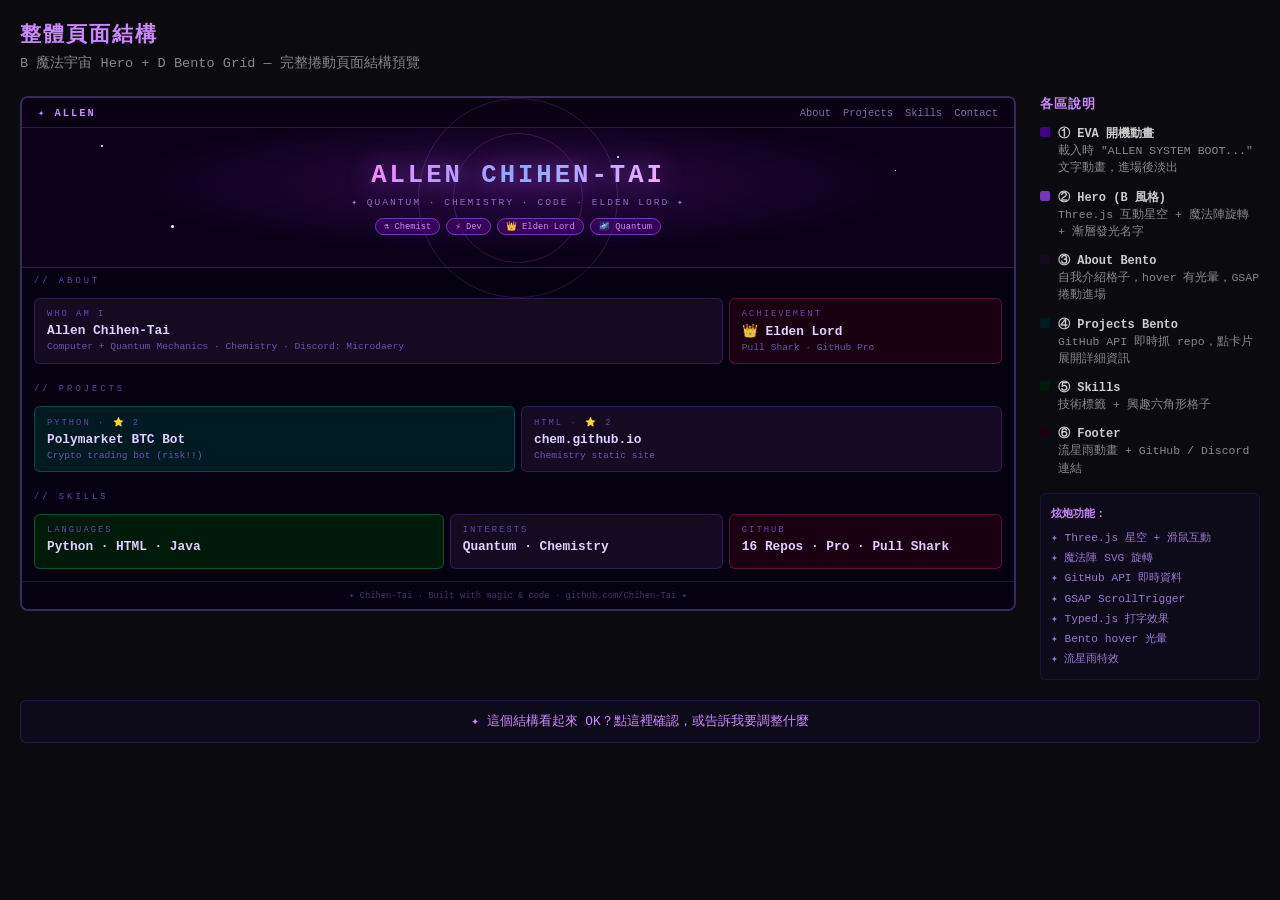
<file: .superpowers/brainstorm/50508-1776235715/content/page-layout.html>
<!DOCTYPE html>
<html lang="zh-TW">
<head>
<meta charset="UTF-8">
<meta name="viewport" content="width=device-width, initial-scale=1.0">
<title>Page Layout Mockup</title>
<style>
  * { margin: 0; padding: 0; box-sizing: border-box; }
  body { background: #0a0a0f; color: #e0e0ff; font-family: 'Courier New', monospace; padding: 20px; }
  h2 { color: #cc88ff; font-size: 1.3rem; margin-bottom: 6px; text-transform: uppercase; letter-spacing: 2px; }
  .subtitle { color: #888; font-size: 0.85rem; margin-bottom: 24px; }

  .page-preview { display: flex; gap: 24px; align-items: flex-start; }

  .desktop-frame {
    flex: 1; border: 2px solid #3a2a5a; border-radius: 8px;
    overflow: hidden; background: #050010;
  }

  .s-nav {
    background: rgba(10,0,20,0.95); border-bottom: 1px solid #2a1a4e;
    padding: 8px 16px; display: flex; align-items: center; justify-content: space-between;
    font-size: 0.65rem; color: #cc88ff;
  }
  .s-nav .logo { font-weight: 900; letter-spacing: 2px; }
  .s-nav .links { display: flex; gap: 12px; color: #8866aa; }

  .s-hero {
    background: radial-gradient(ellipse at 50% 40%, #2a0844 0%, #0a0018 60%);
    padding: 32px 20px; text-align: center; position: relative;
    border-bottom: 1px solid #2a1a4e; min-height: 140px;
    display: flex; flex-direction: column; align-items: center; justify-content: center;
  }
  .s-hero .star { position: absolute; border-radius: 50%; background: white; }
  .s-hero .ring {
    position: absolute; border-radius: 50%; border: 1px solid rgba(180,100,255,0.2);
    top: 50%; left: 50%; transform: translate(-50%,-50%);
  }
  .hero-name {
    font-size: 1.6rem; font-weight: 900; position: relative; z-index: 1;
    background: linear-gradient(135deg, #ff88ff, #88aaff, #ffaaff);
    -webkit-background-clip: text; -webkit-text-fill-color: transparent;
    letter-spacing: 3px; filter: drop-shadow(0 0 12px rgba(200,100,255,0.6));
  }
  .hero-sub { font-size: 0.6rem; color: #9966cc; letter-spacing: 2px; margin-top: 6px; position: relative; z-index: 1; }
  .hero-badges { display: flex; gap: 6px; margin-top: 10px; position: relative; z-index: 1; justify-content: center; flex-wrap: wrap; }
  .badge { background: rgba(100,0,160,0.4); border: 1px solid #7733bb; border-radius: 20px; padding: 2px 8px; font-size: 0.55rem; color: #cc88ff; }

  .s-bento { padding: 12px; display: grid; gap: 6px; }
  .s-bento.grid-3 { grid-template-columns: 1.5fr 1fr 1fr; }
  .s-bento.grid-2 { grid-template-columns: 1fr 1fr; }

  .bento-block {
    background: #0f0f22; border: 1px solid #2a2a4a;
    border-radius: 6px; padding: 10px 12px; min-height: 55px;
  }
  .b-label { font-size: 0.55rem; color: #6644aa; letter-spacing: 2px; text-transform: uppercase; margin-bottom: 4px; }
  .b-title { font-size: 0.8rem; color: #e0d0ff; font-weight: bold; }
  .b-sub { font-size: 0.6rem; color: #6655aa; margin-top: 3px; }
  .accent-purple { border-color: #7733bb55; background: #140a22; }
  .accent-cyan { border-color: #00ccff44; background: #001a22; }
  .accent-pink { border-color: #ff44aa44; background: #1a0011; }
  .accent-green { border-color: #00ff8844; background: #001a0a; }
  .span-2 { grid-column: span 2; }

  .section-label { padding: 8px 12px 0; font-size: 0.55rem; color: #6644aa; letter-spacing: 3px; text-transform: uppercase; }
  .s-footer { background: #050010; border-top: 1px solid #1a1030; padding: 8px 12px; text-align: center; font-size: 0.55rem; color: #443366; }

  .legend { width: 220px; flex-shrink: 0; }
  .legend h3 { color: #cc88ff; font-size: 0.8rem; margin-bottom: 12px; letter-spacing: 1px; }
  .legend-item { display: flex; align-items: flex-start; gap: 8px; margin-bottom: 12px; }
  .legend-dot { width: 10px; height: 10px; border-radius: 2px; flex-shrink: 0; margin-top: 2px; }
  .legend-item p { font-size: 0.72rem; color: #888; line-height: 1.5; }
  .legend-item strong { color: #ccc; display: block; font-size: 0.75rem; }

  .confirm-bar {
    margin-top: 20px; padding: 12px 16px; cursor: pointer;
    background: #0d0a1a; border: 1px solid #7733bb44;
    border-radius: 6px; color: #cc88ff; font-size: 0.8rem; text-align: center;
    transition: all 0.2s;
  }
  .confirm-bar:hover { border-color: #cc88ff; background: #1a0a2a; }
</style>
</head>
<body>

<h2>整體頁面結構</h2>
<p class="subtitle">B 魔法宇宙 Hero + D Bento Grid — 完整捲動頁面結構預覽</p>

<div class="page-preview">

  <div class="desktop-frame">
    <div class="s-nav">
      <div class="logo">✦ ALLEN</div>
      <div class="links"><span>About</span><span>Projects</span><span>Skills</span><span>Contact</span></div>
    </div>

    <div class="s-hero">
      <div class="star" style="width:2px;height:2px;top:12%;left:8%"></div>
      <div class="star" style="width:1px;height:1px;top:30%;left:88%"></div>
      <div class="star" style="width:3px;height:3px;top:70%;left:15%"></div>
      <div class="star" style="width:2px;height:2px;top:20%;left:60%"></div>
      <div class="ring" style="width:200px;height:200px;"></div>
      <div class="ring" style="width:130px;height:130px;"></div>
      <div class="hero-name">ALLEN CHIHEN-TAI</div>
      <div class="hero-sub">✦ QUANTUM · CHEMISTRY · CODE · ELDEN LORD ✦</div>
      <div class="hero-badges">
        <span class="badge">⚗️ Chemist</span>
        <span class="badge">⚡ Dev</span>
        <span class="badge">👑 Elden Lord</span>
        <span class="badge">🌌 Quantum</span>
      </div>
    </div>

    <div class="section-label">// ABOUT</div>
    <div class="s-bento grid-3">
      <div class="bento-block accent-purple span-2">
        <div class="b-label">Who am I</div>
        <div class="b-title">Allen Chihen-Tai</div>
        <div class="b-sub">Computer + Quantum Mechanics · Chemistry · Discord: Microdaery</div>
      </div>
      <div class="bento-block accent-pink">
        <div class="b-label">Achievement</div>
        <div class="b-title">👑 Elden Lord</div>
        <div class="b-sub">Pull Shark · GitHub Pro</div>
      </div>
    </div>

    <div class="section-label">// PROJECTS</div>
    <div class="s-bento grid-2">
      <div class="bento-block accent-cyan">
        <div class="b-label">Python · ⭐ 2</div>
        <div class="b-title">Polymarket BTC Bot</div>
        <div class="b-sub">Crypto trading bot (risk!!)</div>
      </div>
      <div class="bento-block accent-purple">
        <div class="b-label">HTML · ⭐ 2</div>
        <div class="b-title">chem.github.io</div>
        <div class="b-sub">Chemistry static site</div>
      </div>
    </div>

    <div class="section-label">// SKILLS</div>
    <div class="s-bento grid-3">
      <div class="bento-block accent-green">
        <div class="b-label">Languages</div>
        <div class="b-title">Python · HTML · Java</div>
      </div>
      <div class="bento-block accent-purple">
        <div class="b-label">Interests</div>
        <div class="b-title">Quantum · Chemistry</div>
      </div>
      <div class="bento-block accent-pink">
        <div class="b-label">GitHub</div>
        <div class="b-title">16 Repos · Pro · Pull Shark</div>
      </div>
    </div>

    <div class="s-footer">✦ Chihen-Tai · Built with magic &amp; code · github.com/Chihen-Tai ✦</div>
  </div>

  <div class="legend">
    <h3>各區說明</h3>
    <div class="legend-item">
      <div class="legend-dot" style="background:#440088"></div>
      <div><strong>① EVA 開機動畫</strong><p>載入時 "ALLEN SYSTEM BOOT..." 文字動畫，進場後淡出</p></div>
    </div>
    <div class="legend-item">
      <div class="legend-dot" style="background:#7733bb"></div>
      <div><strong>② Hero (B 風格)</strong><p>Three.js 互動星空 + 魔法陣旋轉 + 漸層發光名字</p></div>
    </div>
    <div class="legend-item">
      <div class="legend-dot" style="background:#140a22"></div>
      <div><strong>③ About Bento</strong><p>自我介紹格子，hover 有光暈，GSAP 捲動進場</p></div>
    </div>
    <div class="legend-item">
      <div class="legend-dot" style="background:#001a22"></div>
      <div><strong>④ Projects Bento</strong><p>GitHub API 即時抓 repo，點卡片展開詳細資訊</p></div>
    </div>
    <div class="legend-item">
      <div class="legend-dot" style="background:#001a0a"></div>
      <div><strong>⑤ Skills</strong><p>技術標籤 + 興趣六角形格子</p></div>
    </div>
    <div class="legend-item">
      <div class="legend-dot" style="background:#1a0011"></div>
      <div><strong>⑥ Footer</strong><p>流星雨動畫 + GitHub / Discord 連結</p></div>
    </div>

    <div style="margin-top:16px;padding:10px;background:#0d0a1a;border:1px solid #33225566;border-radius:6px;font-size:0.7rem;color:#9977cc;line-height:1.8;">
      <strong style="color:#cc88ff;display:block;margin-bottom:4px;">炫炮功能：</strong>
      ✦ Three.js 星空 + 滑鼠互動<br>
      ✦ 魔法陣 SVG 旋轉<br>
      ✦ GitHub API 即時資料<br>
      ✦ GSAP ScrollTrigger<br>
      ✦ Typed.js 打字效果<br>
      ✦ Bento hover 光暈<br>
      ✦ 流星雨特效
    </div>
  </div>

</div>

<div class="confirm-bar" data-choice="ok" onclick="toggleSelect(this)">
  ✦ 這個結構看起來 OK？點這裡確認，或告訴我要調整什麼
</div>

<script>
function toggleSelect(el) {
  el.style.borderColor = '#cc88ff';
  el.style.background = '#1a0a2a';
  el.textContent = '✦ 確認！開始寫 Design Doc';
  if (window.recordChoice) window.recordChoice('ok', 'layout-confirmed');
}
</script>

</body>
</html>
</file>
<file: css/tokens.css>
/* tokens.css — design tokens for a scientific / academic homepage */
:root {
  /* Color — light "paper" theme with a single signal-blue accent */
  --bg:           #fbfbf9;
  --grid:         rgba(24, 46, 92, 0.045);
  --surface:      #ffffff;
  --ink:          #14171c;
  --ink-soft:     #3a3f48;
  --muted:        #717783;
  --line:         #e7e9ee;
  --line-strong:  #d3d7df;
  --accent:       #1f4ed8;
  --accent-ink:   #173bb0;
  --accent-soft:  #eaf0ff;

  /* Typography */
  --font-serif: "Iowan Old Style", "Palatino Linotype", Palatino, Georgia, "Times New Roman", serif;
  --font-sans:  -apple-system, BlinkMacSystemFont, "Segoe UI", Roboto, Helvetica, Arial, sans-serif;
  --font-mono:  "SF Mono", ui-monospace, "JetBrains Mono", Menlo, Consolas, monospace;

  --text-hero:  clamp(2.6rem, 1.3rem + 4.4vw, 4.5rem);
  --text-h2:    clamp(1.2rem, 1rem + 0.9vw, 1.55rem);
  --text-title: clamp(1.02rem, 0.96rem + 0.3vw, 1.15rem);
  --text-base:  1rem;
  --text-sm:    0.84rem;
  --text-label: 0.7rem;

  /* Spacing & metrics */
  --space-section: clamp(3rem, 2rem + 4.5vw, 6rem);
  --maxw:  920px;
  --ease:  cubic-bezier(0.16, 1, 0.3, 1);
  --dur:   220ms;
}

@media (prefers-color-scheme: dark) {
  :root {
    --bg:          #0e1014;
    --grid:        rgba(120, 160, 230, 0.05);
    --surface:     #161a21;
    --ink:         #e9ebef;
    --ink-soft:    #c2c7d0;
    --muted:       #8b929e;
    --line:        #242a33;
    --line-strong: #333b46;
    --accent:      #6f9bff;
    --accent-ink:  #9ab8ff;
    --accent-soft: #18233d;
  }
}
</file>
<file: css/layout.css>
/* layout.css — scientific / academic homepage layout */
*, *::before, *::after { margin: 0; padding: 0; box-sizing: border-box; }

html { scroll-behavior: smooth; }

body {
  font-family: var(--font-sans);
  font-size: var(--text-base);
  line-height: 1.6;
  color: var(--ink);
  background-color: var(--bg);
  background-image:
    linear-gradient(var(--grid) 1px, transparent 1px),
    linear-gradient(90deg, var(--grid) 1px, transparent 1px);
  background-size: 30px 30px;
  -webkit-font-smoothing: antialiased;
  text-rendering: optimizeLegibility;
}

a { color: var(--accent); text-decoration: none; }
a:hover { color: var(--accent-ink); }

.wrap { width: 100%; max-width: var(--maxw); margin: 0 auto; padding: 0 1.5rem; }

/* ── Top bar ─────────────────────────────────────────── */
.topbar {
  position: sticky; top: 0; z-index: 50;
  background: color-mix(in srgb, var(--bg) 88%, transparent);
  backdrop-filter: saturate(140%) blur(8px);
  border-bottom: 1px solid var(--line);
}
.topbar .wrap {
  display: flex; align-items: center; justify-content: space-between;
  height: 56px;
}
.brand {
  font-family: var(--font-mono);
  font-size: var(--text-sm);
  letter-spacing: 0.5px;
  color: var(--ink);
}
.brand b { color: var(--accent); font-weight: 600; }
.nav-links {
  list-style: none; display: flex; gap: 1.4rem;
  font-family: var(--font-mono);
  font-size: var(--text-label);
  letter-spacing: 1px; text-transform: uppercase;
}
.nav-links a { color: var(--muted); position: relative; transition: color var(--dur) var(--ease); }
.nav-links a::after {
  content: ""; position: absolute; left: 0; right: 0; bottom: -4px; height: 1px;
  background: var(--accent); transform: scaleX(0); transform-origin: left;
  transition: transform var(--dur) var(--ease);
}
.nav-links a:hover, .nav-links a.active { color: var(--accent); }
.nav-links a:hover::after, .nav-links a.active::after { transform: scaleX(1); }

/* ── Hero ────────────────────────────────────────────── */
.hero { padding: clamp(3.5rem, 2.5rem + 6vw, 7rem) 0 var(--space-section); }
.hero-grid > div > * { animation: rise 0.8s var(--ease) both; }
.hero-grid > div > :nth-child(2) { animation-delay: 0.08s; }
.hero-grid > div > :nth-child(3) { animation-delay: 0.16s; }
.hero-grid > div > :nth-child(4) { animation-delay: 0.24s; }
.hero-grid > div > :nth-child(5) { animation-delay: 0.32s; }
.hero-grid > div > :nth-child(6) { animation-delay: 0.4s; }
@keyframes rise { from { opacity: 0; transform: translateY(14px); } }


.hero .eyebrow {
  font-family: var(--font-mono);
  font-size: var(--text-label);
  letter-spacing: 2px; text-transform: uppercase;
  color: var(--accent);
  margin-bottom: 1.1rem;
}
.hero h1 {
  font-family: var(--font-serif);
  font-weight: 600;
  font-size: var(--text-hero);
  line-height: 1.02;
  letter-spacing: -0.02em;
  color: var(--ink);
}
.hero .role {
  margin-top: 0.9rem;
  font-size: clamp(1.05rem, 0.95rem + 0.5vw, 1.3rem);
  color: var(--ink-soft);
}
.hero .summary {
  margin-top: 1.4rem;
  max-width: 56ch;
  color: var(--ink-soft);
}
.hero .status {
  display: inline-flex; align-items: center; gap: 0.6rem;
  margin-top: 1.2rem; padding: 0.45rem 0.9rem;
  font-size: var(--text-sm); color: var(--ink-soft);
  border: 1px solid var(--line-strong); border-radius: 999px;
  background: var(--surface);
}
.hero .status .dot {
  flex: none; width: 8px; height: 8px; border-radius: 50%;
  background: #22a35a; box-shadow: 0 0 0 0 rgba(34, 163, 90, 0.5);
  animation: ping 2s ease-out infinite;
}
@keyframes ping { 70%, 100% { box-shadow: 0 0 0 8px rgba(34, 163, 90, 0); } }
.hero-links {
  display: flex; flex-wrap: wrap; gap: 0.7rem;
  margin-top: 1.8rem;
}
.hero-links a {
  display: inline-flex; align-items: center; gap: 0.5rem;
  font-family: var(--font-mono);
  font-size: var(--text-sm);
  color: var(--ink);
  padding: 0.5rem 0.95rem;
  border: 1px solid var(--line-strong);
  border-radius: 6px;
  background: var(--surface);
  transition: border-color var(--dur) var(--ease), color var(--dur) var(--ease), transform var(--dur) var(--ease);
}
.hero-links a:hover { border-color: var(--accent); color: var(--accent); transform: translateY(-2px); }
.hero-links a .k { color: var(--muted); }

/* ── Sections (two-column: label / content) ──────────── */
.section {
  display: grid;
  grid-template-columns: 170px 1fr;
  gap: 2.4rem;
  padding-block: var(--space-section);
  border-top: 1px solid var(--line);
}
.section-label {
  font-family: var(--font-mono);
  font-size: var(--text-label);
  letter-spacing: 2px; text-transform: uppercase;
  color: var(--muted);
}
.section-label .num { color: var(--accent); display: block; margin-bottom: 0.35rem; }
.section-body > p.lead { max-width: 64ch; color: var(--ink-soft); }

/* ── Entry rows (education / research / projects) ────── */
.entry { padding: 1.15rem 0; border-bottom: 1px solid var(--line); }
.entry:first-child { padding-top: 0; }
.entry:last-child { border-bottom: 0; padding-bottom: 0; }
.entry-head {
  display: flex; justify-content: space-between; align-items: baseline;
  gap: 1rem; flex-wrap: wrap;
}
.entry-title {
  font-family: var(--font-serif);
  font-size: var(--text-title);
  font-weight: 600; color: var(--ink);
}
.entry-meta {
  font-family: var(--font-mono);
  font-size: var(--text-label);
  letter-spacing: 0.5px; color: var(--muted);
  white-space: nowrap;
}
.entry-sub { color: var(--accent-ink); font-size: var(--text-sm); margin-top: 0.15rem; }
a.entry-title:hover { color: var(--accent); }
.entry-desc, .entry-list { color: var(--ink-soft); margin-top: 0.5rem; max-width: 64ch; }
.entry-list { padding-left: 1.1rem; }
.entry-list li + li { margin-top: 0.25rem; }
.entry-list li::marker { color: var(--accent); }
.entry-desc code, .entry-list code {
  font-family: var(--font-mono); font-size: 0.85em;
  background: var(--accent-soft); color: var(--accent-ink);
  padding: 0.1em 0.4em; border-radius: 4px;
}

/* ── Skills ──────────────────────────────────────────── */
.skill-group { padding: 0.85rem 0; border-bottom: 1px solid var(--line); display: grid; grid-template-columns: 160px 1fr; gap: 1rem; }
.skill-group:last-child { border-bottom: 0; }
.skill-key { font-family: var(--font-mono); font-size: var(--text-sm); color: var(--muted); }
.chips { display: flex; flex-wrap: wrap; gap: 0.5rem; }
.chip {
  transition: border-color var(--dur) var(--ease), color var(--dur) var(--ease), transform var(--dur) var(--ease);
  font-family: var(--font-mono);
  font-size: var(--text-sm);
  color: var(--ink-soft);
  padding: 0.3rem 0.7rem;
  border: 1px solid var(--line-strong);
  border-radius: 5px;
  background: var(--surface);
}

.chip:hover { border-color: var(--accent); color: var(--accent); transform: translateY(-2px); }

/* ── Scroll reveal (class added by js/motion.js) ─────── */
.js-reveal .section > * { opacity: 0; transform: translateY(18px); transition: opacity 0.7s var(--ease), transform 0.7s var(--ease); }
.js-reveal .section > .section-body { transition-delay: 0.1s; }
.js-reveal .section.in > * { opacity: 1; transform: none; }

/* ── Footer ──────────────────────────────────────────── */
.site-footer {
  border-top: 1px solid var(--line);
  padding: 2.5rem 0 3.5rem;
}
.site-footer .wrap {
  display: flex; justify-content: space-between; align-items: center;
  flex-wrap: wrap; gap: 1rem;
}
.footer-links { display: flex; gap: 1.4rem; font-family: var(--font-mono); font-size: var(--text-sm); }
.footer-note { font-family: var(--font-mono); font-size: var(--text-label); color: var(--muted); letter-spacing: 0.5px; }

/* ── Responsive ──────────────────────────────────────── */
@media (max-width: 760px) {
  .topbar .wrap { gap: 1rem; }
  .brand { white-space: nowrap; }
  .topbar nav { min-width: 0; overflow-x: auto; scrollbar-width: none; }
  .nav-links { gap: 1rem; white-space: nowrap; padding: 6px 0; }
  .section { grid-template-columns: 1fr; gap: 1.2rem; }
  .section-label { padding-bottom: 0.4rem; border-bottom: 1px solid var(--line); }
  .skill-group { grid-template-columns: 1fr; gap: 0.5rem; }
}

@media (prefers-reduced-motion: reduce) {
  * { transition: none !important; animation: none !important; scroll-behavior: auto !important; }
}
</file>
